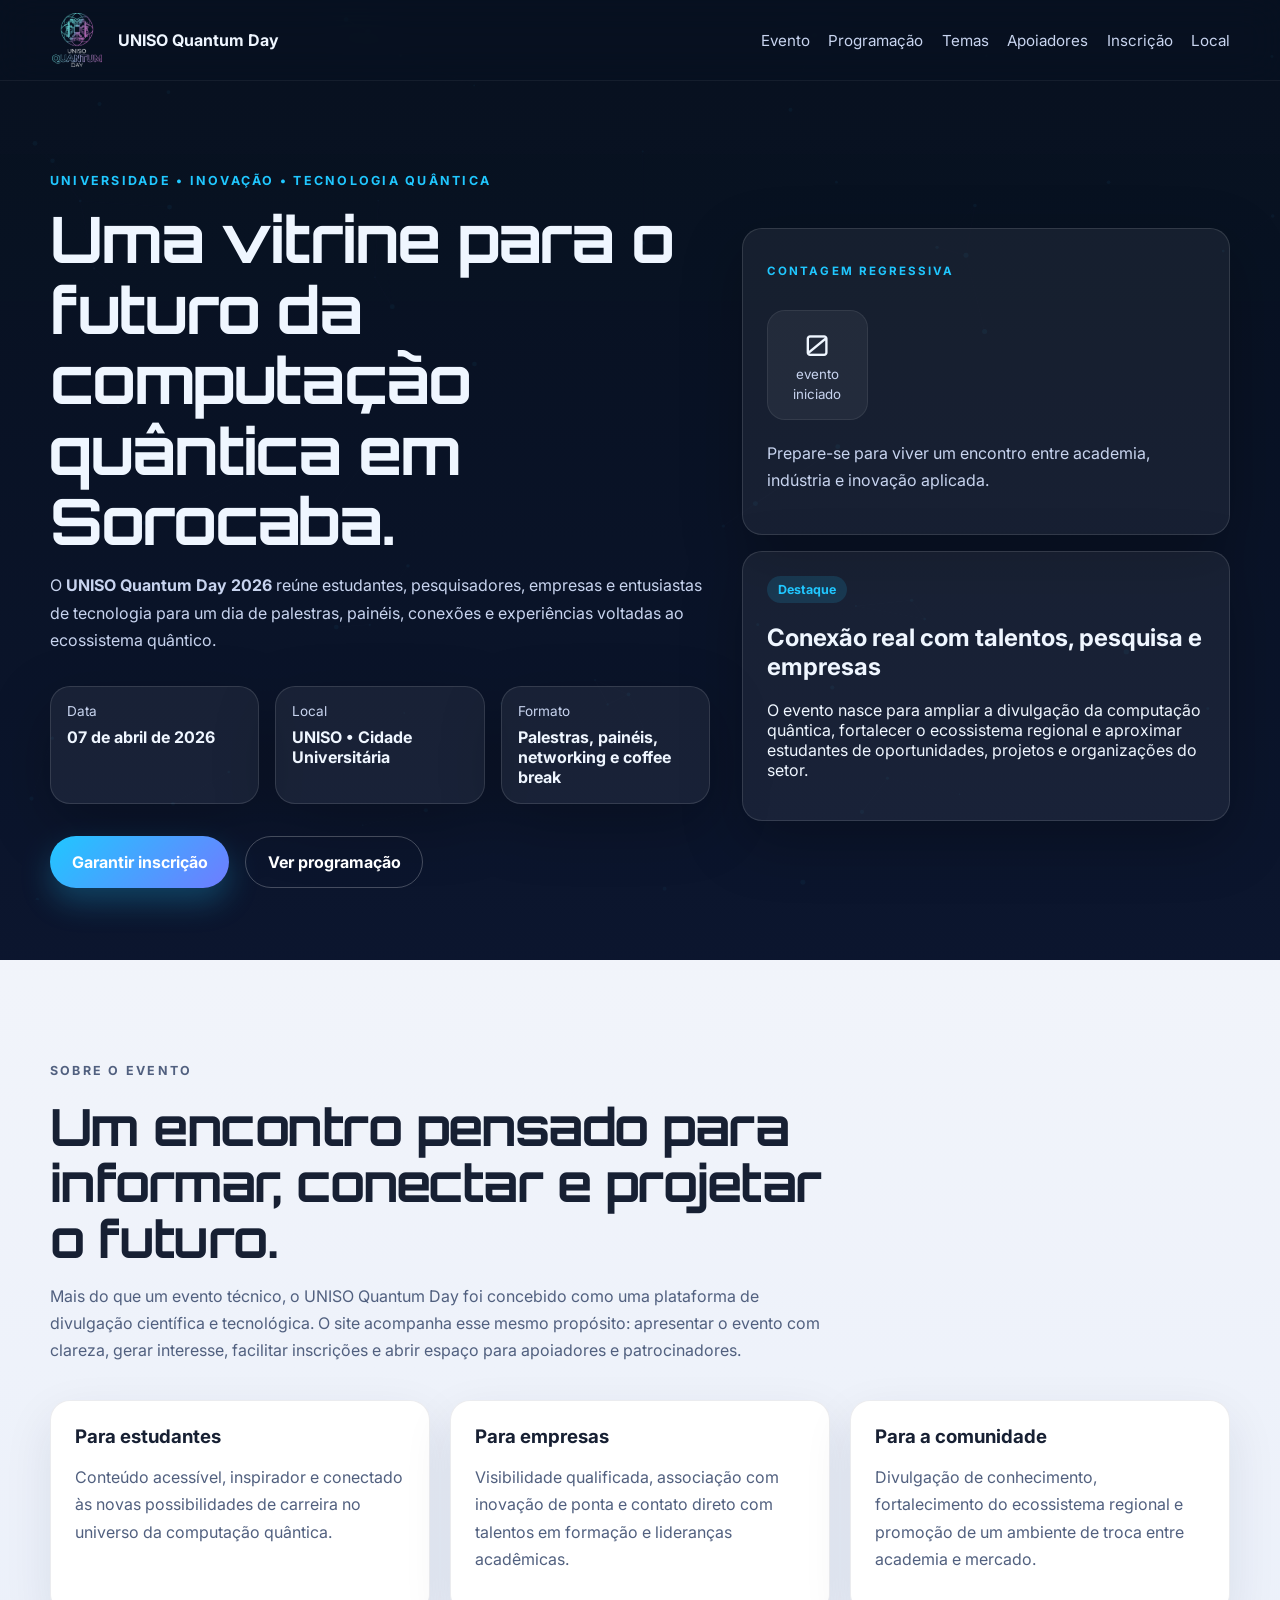
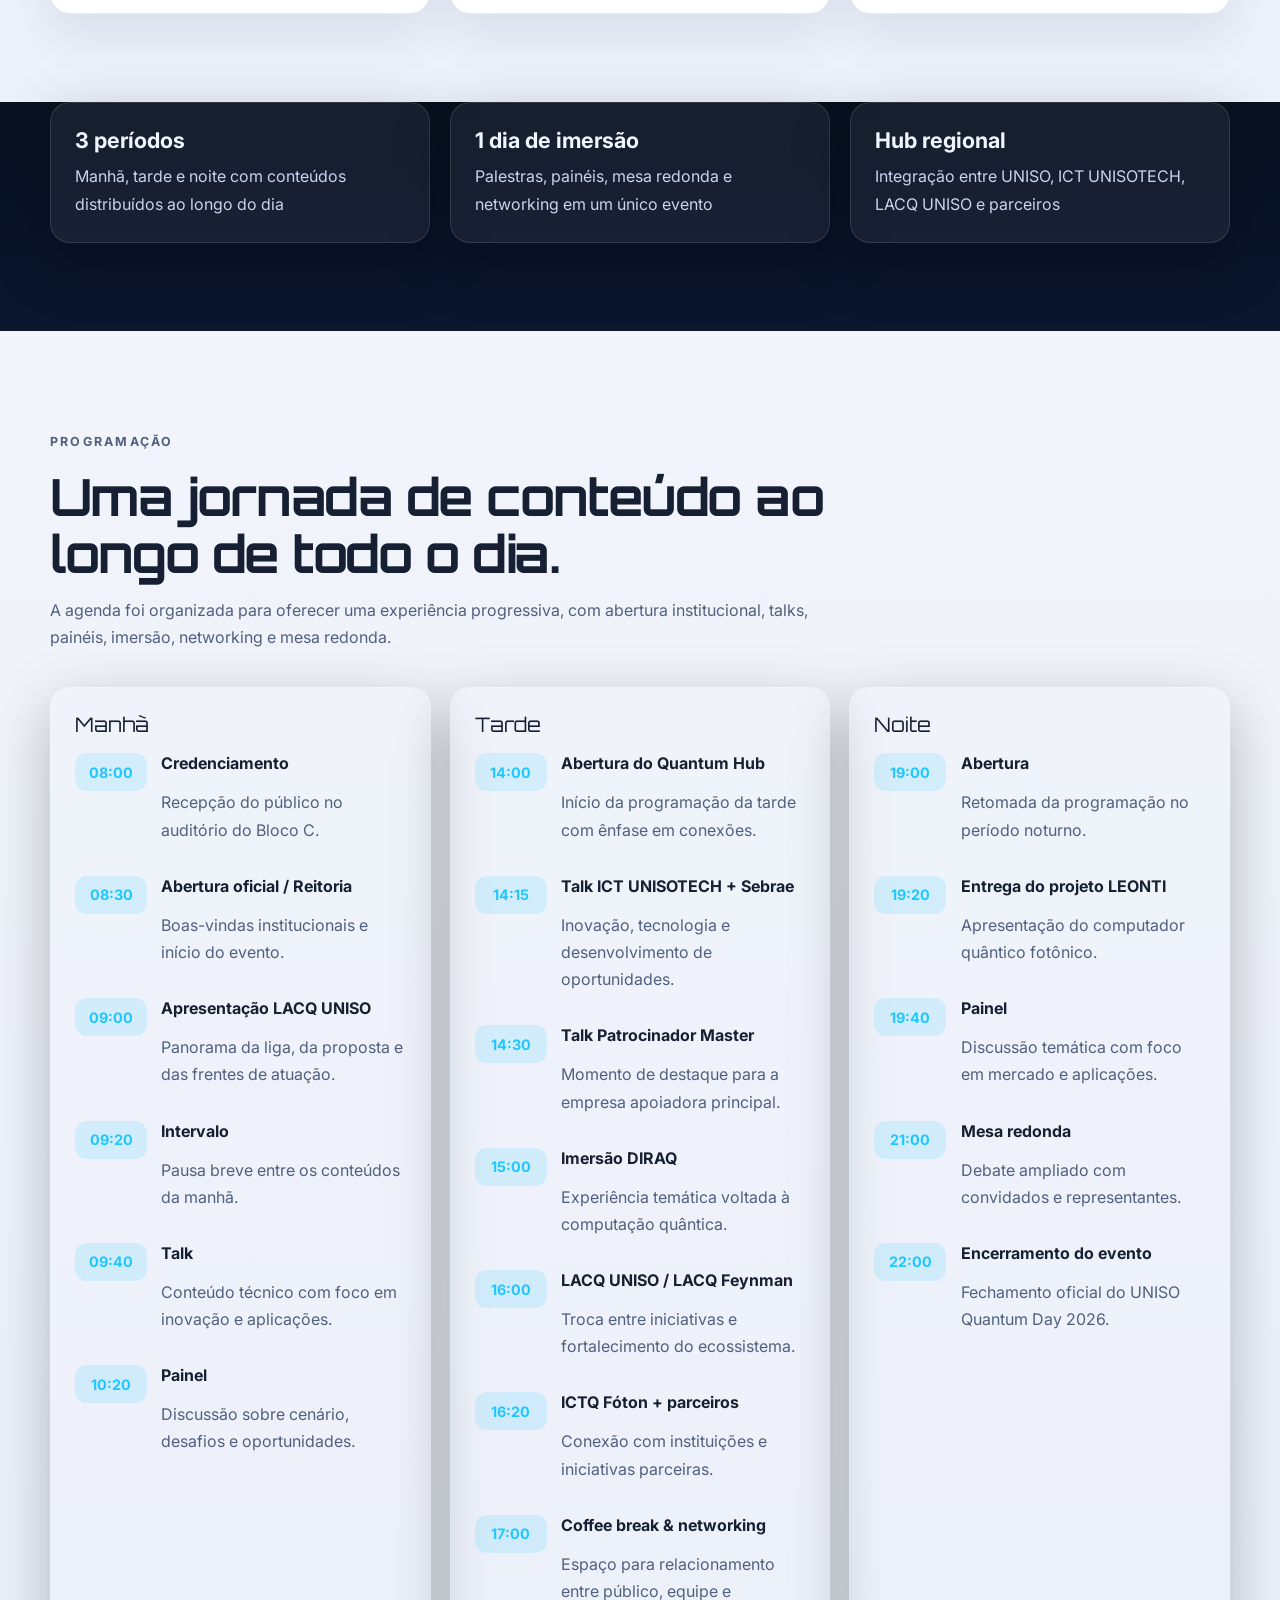
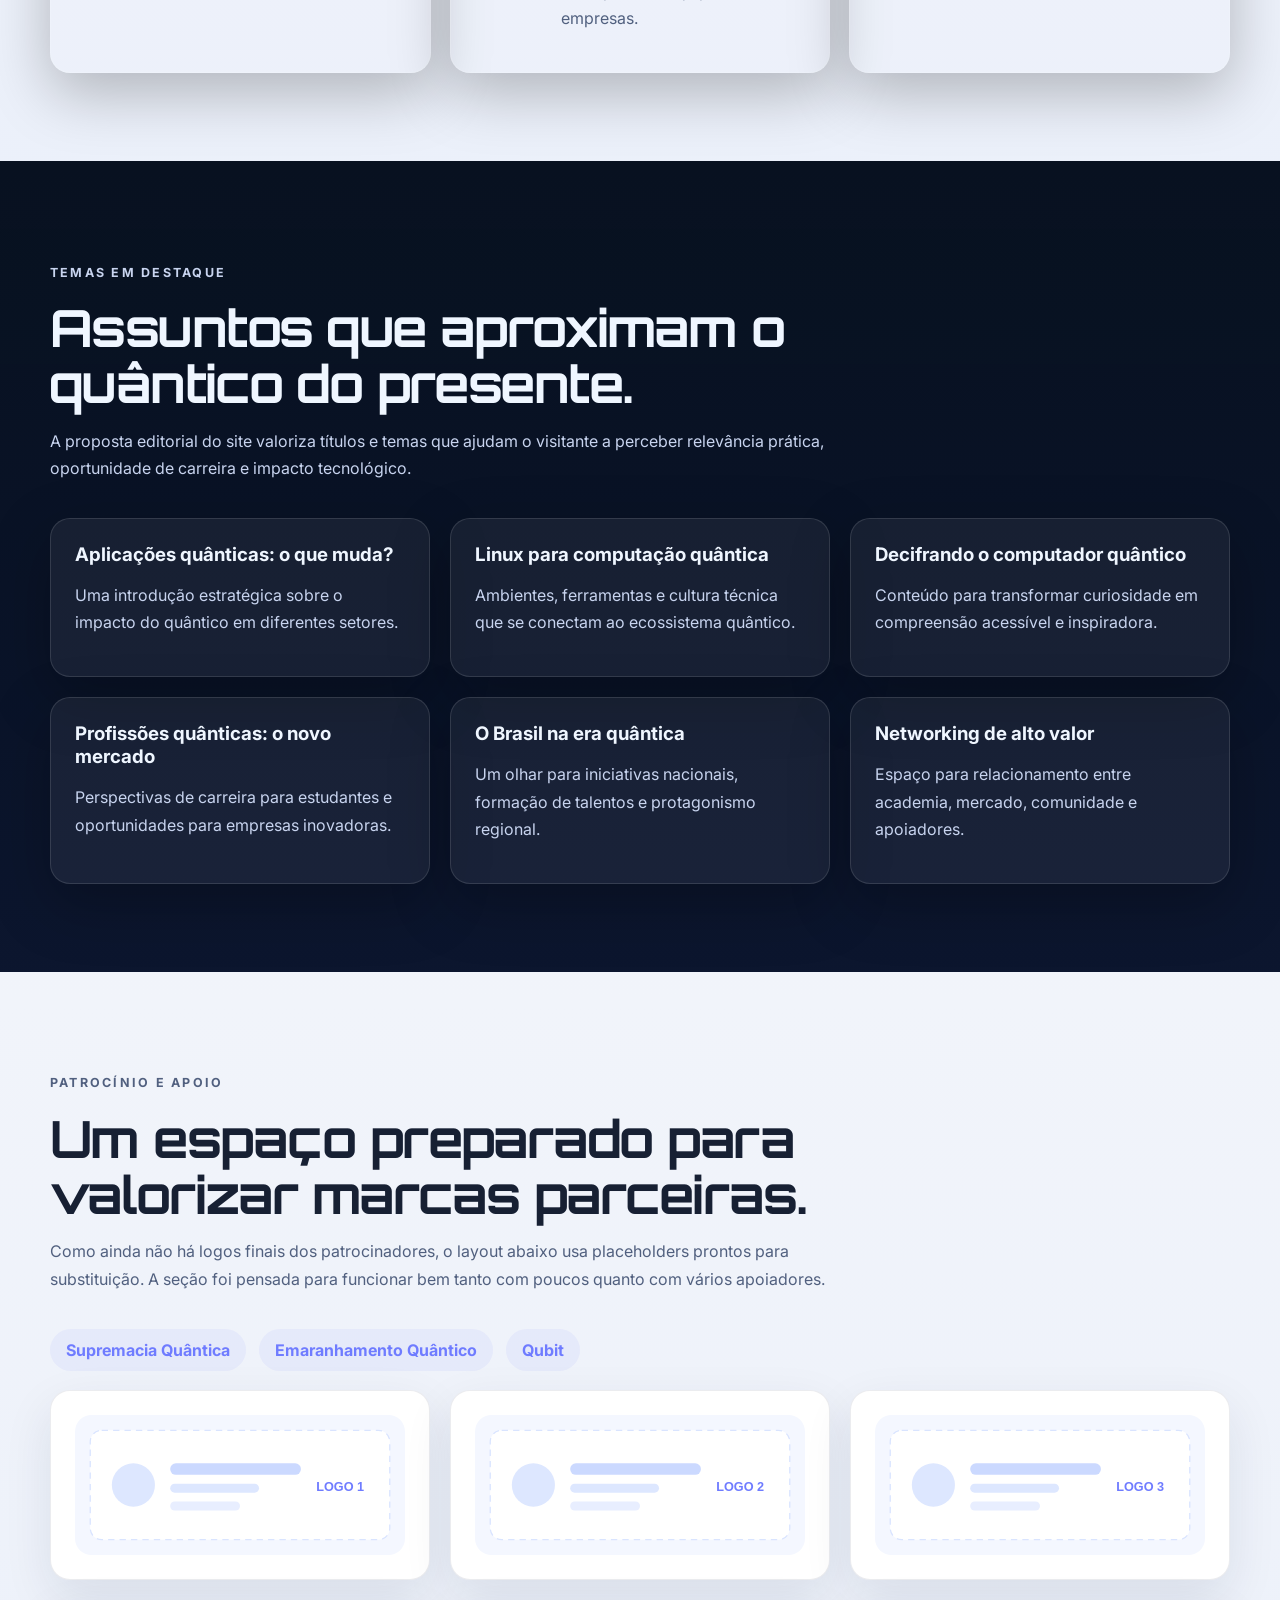
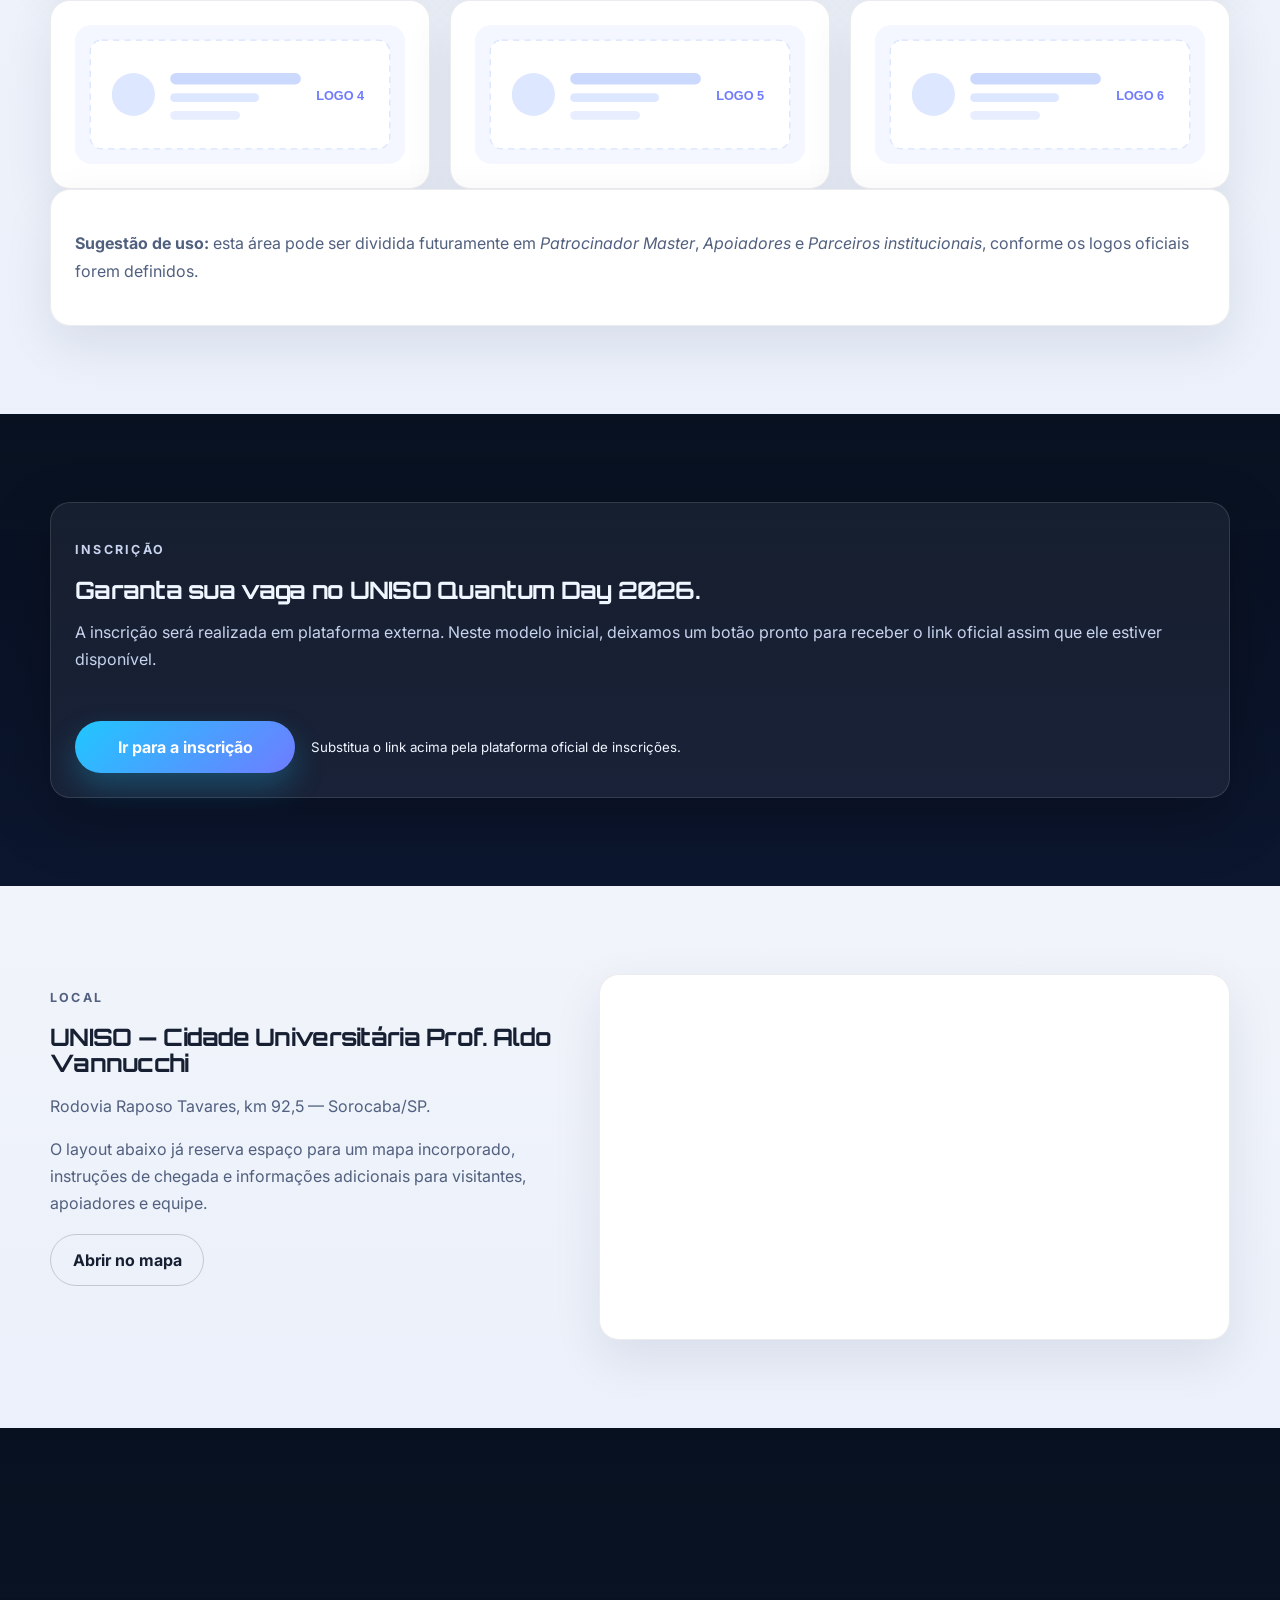
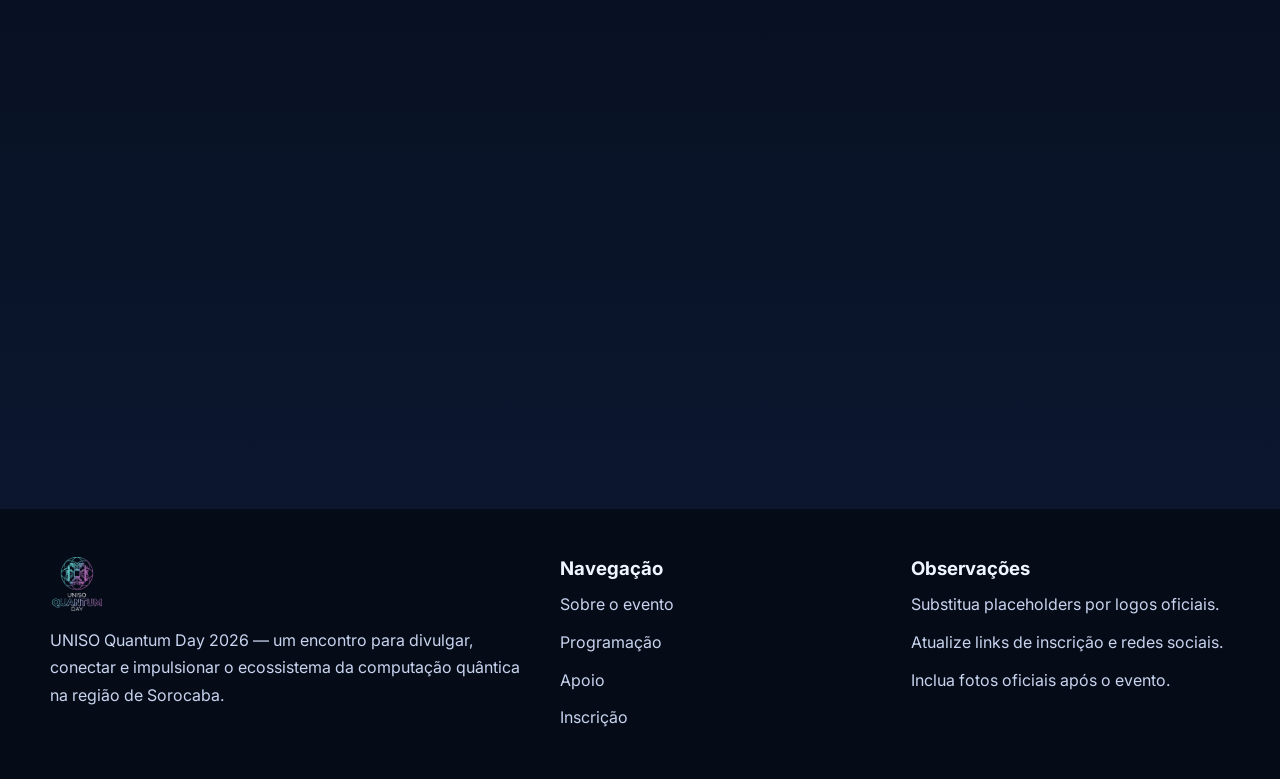
<file: index.html>
<!doctype html>
<html lang="pt-BR">
  <head>
    <meta charset="UTF-8" />
    <meta name="viewport" content="width=device-width, initial-scale=1.0" />
    <title>UNISO Quantum Day 2026</title>
    <meta
      name="description"
      content="Site oficial do UNISO Quantum Day 2026. Um dia de palestras, painéis, networking e conexões entre universidade, estudantes e empresas em torno da computação quântica."
    />
    <meta name="theme-color" content="#081120" />
    <link rel="preconnect" href="https://fonts.googleapis.com" />
    <link rel="preconnect" href="https://fonts.gstatic.com" crossorigin />
    <link
      href="https://fonts.googleapis.com/css2?family=Inter:wght@400;500;600;700;800&family=Orbitron:wght@500;700;800&display=swap"
      rel="stylesheet"
    />
    <link
      rel="stylesheet"
      href="https://unpkg.com/aos@2.3.4/dist/aos.css"
    />
    <link rel="stylesheet" href="style.css" />
  </head>
  <body>
    <canvas class="hero-canvas" id="heroCanvas" aria-hidden="true"></canvas>

    <header class="site-header" id="topo">
      <div class="container header-inner">
        <a class="brand" href="#topo" aria-label="Voltar ao topo">
          <img src="assets/img/logo.png" alt="Logo do UNISO Quantum Day" />
          <span>UNISO Quantum Day</span>
        </a>

        <button class="menu-toggle" id="menuToggle" aria-label="Abrir menu" aria-expanded="false">
          <span></span>
          <span></span>
          <span></span>
        </button>

        <nav class="site-nav" id="siteNav">
          <a href="#evento">Evento</a>
          <a href="#programacao">Programação</a>
          <a href="#temas">Temas</a>
          <a href="#apoio">Apoiadores</a>
          <a href="#inscricao">Inscrição</a>
          <a href="#local">Local</a>
        </nav>
      </div>
    </header>

    <main>
      <section class="hero section-dark">
        <div class="container hero-grid">
          <div class="hero-copy" data-aos="fade-up">
            <p class="eyebrow">Universidade • inovação • tecnologia quântica</p>
            <h1>Uma vitrine para o futuro da computação quântica em Sorocaba.</h1>
            <p class="hero-text">
              O <strong>UNISO Quantum Day 2026</strong> reúne estudantes, pesquisadores,
              empresas e entusiastas de tecnologia para um dia de palestras, painéis,
              conexões e experiências voltadas ao ecossistema quântico.
            </p>

            <div class="hero-meta">
              <div class="meta-card">
                <span class="meta-label">Data</span>
                <strong>07 de abril de 2026</strong>
              </div>
              <div class="meta-card">
                <span class="meta-label">Local</span>
                <strong>UNISO • Cidade Universitária</strong>
              </div>
              <div class="meta-card">
                <span class="meta-label">Formato</span>
                <strong>Palestras, painéis, networking e coffee break</strong>
              </div>
            </div>

            <div class="hero-actions">
              <a class="btn btn-primary" href="#inscricao">Garantir inscrição</a>
              <a class="btn btn-secondary" href="#programacao">Ver programação</a>
            </div>
          </div>

          <aside class="hero-panel" data-aos="zoom-in" data-aos-delay="150">
            <div class="countdown-card">
              <p class="eyebrow small">Contagem regressiva</p>
              <div class="countdown" id="countdown">
                <div><span id="days">--</span><small>dias</small></div>
                <div><span id="hours">--</span><small>horas</small></div>
                <div><span id="minutes">--</span><small>min</small></div>
                <div><span id="seconds">--</span><small>seg</small></div>
              </div>
              <p class="countdown-note">Prepare-se para viver um encontro entre academia, indústria e inovação aplicada.</p>
            </div>

            <div class="glass-card emphasis-card">
              <span class="tag">Destaque</span>
              <h2>Conexão real com talentos, pesquisa e empresas</h2>
              <p>
                O evento nasce para ampliar a divulgação da computação quântica,
                fortalecer o ecossistema regional e aproximar estudantes de oportunidades,
                projetos e organizações do setor.
              </p>
            </div>
          </aside>
        </div>
      </section>

      <section class="section section-light" id="evento">
        <div class="container">
          <div class="section-heading" data-aos="fade-up">
            <p class="eyebrow">Sobre o evento</p>
            <h2>Um encontro pensado para informar, conectar e projetar o futuro.</h2>
            <p>
              Mais do que um evento técnico, o UNISO Quantum Day foi concebido como uma
              plataforma de divulgação científica e tecnológica. O site acompanha esse mesmo
              propósito: apresentar o evento com clareza, gerar interesse, facilitar inscrições
              e abrir espaço para apoiadores e patrocinadores.
            </p>
          </div>

          <div class="feature-grid">
            <article class="feature-card" data-aos="fade-up">
              <h3>Para estudantes</h3>
              <p>
                Conteúdo acessível, inspirador e conectado às novas possibilidades de carreira
                no universo da computação quântica.
              </p>
            </article>
            <article class="feature-card" data-aos="fade-up" data-aos-delay="100">
              <h3>Para empresas</h3>
              <p>
                Visibilidade qualificada, associação com inovação de ponta e contato direto com
                talentos em formação e lideranças acadêmicas.
              </p>
            </article>
            <article class="feature-card" data-aos="fade-up" data-aos-delay="200">
              <h3>Para a comunidade</h3>
              <p>
                Divulgação de conhecimento, fortalecimento do ecossistema regional e promoção
                de um ambiente de troca entre academia e mercado.
              </p>
            </article>
          </div>
        </div>
      </section>

      <section class="section section-dark stats-section">
        <div class="container stats-grid">
          <div class="stat-card" data-aos="fade-up">
            <strong>3 períodos</strong>
            <span>Manhã, tarde e noite com conteúdos distribuídos ao longo do dia</span>
          </div>
          <div class="stat-card" data-aos="fade-up" data-aos-delay="100">
            <strong>1 dia de imersão</strong>
            <span>Palestras, painéis, mesa redonda e networking em um único evento</span>
          </div>
          <div class="stat-card" data-aos="fade-up" data-aos-delay="200">
            <strong>Hub regional</strong>
            <span>Integração entre UNISO, ICT UNISOTECH, LACQ UNISO e parceiros</span>
          </div>
        </div>
      </section>

      <section class="section section-light" id="programacao">
        <div class="container">
          <div class="section-heading" data-aos="fade-up">
            <p class="eyebrow">Programação</p>
            <h2>Uma jornada de conteúdo ao longo de todo o dia.</h2>
            <p>
              A agenda foi organizada para oferecer uma experiência progressiva, com abertura
              institucional, talks, painéis, imersão, networking e mesa redonda.
            </p>
          </div>

          <div class="schedule-layout">
            <div class="schedule-column" data-aos="fade-up">
              <div class="schedule-title">Manhã</div>
              <ul class="schedule-list">
                <li><span>08:00</span><div><strong>Credenciamento</strong><p>Recepção do público no auditório do Bloco C.</p></div></li>
                <li><span>08:30</span><div><strong>Abertura oficial / Reitoria</strong><p>Boas-vindas institucionais e início do evento.</p></div></li>
                <li><span>09:00</span><div><strong>Apresentação LACQ UNISO</strong><p>Panorama da liga, da proposta e das frentes de atuação.</p></div></li>
                <li><span>09:20</span><div><strong>Intervalo</strong><p>Pausa breve entre os conteúdos da manhã.</p></div></li>
                <li><span>09:40</span><div><strong>Talk</strong><p>Conteúdo técnico com foco em inovação e aplicações.</p></div></li>
                <li><span>10:20</span><div><strong>Painel</strong><p>Discussão sobre cenário, desafios e oportunidades.</p></div></li>
              </ul>
            </div>

            <div class="schedule-column" data-aos="fade-up" data-aos-delay="100">
              <div class="schedule-title">Tarde</div>
              <ul class="schedule-list">
                <li><span>14:00</span><div><strong>Abertura do Quantum Hub</strong><p>Início da programação da tarde com ênfase em conexões.</p></div></li>
                <li><span>14:15</span><div><strong>Talk ICT UNISOTECH + Sebrae</strong><p>Inovação, tecnologia e desenvolvimento de oportunidades.</p></div></li>
                <li><span>14:30</span><div><strong>Talk Patrocinador Master</strong><p>Momento de destaque para a empresa apoiadora principal.</p></div></li>
                <li><span>15:00</span><div><strong>Imersão DIRAQ</strong><p>Experiência temática voltada à computação quântica.</p></div></li>
                <li><span>16:00</span><div><strong>LACQ UNISO / LACQ Feynman</strong><p>Troca entre iniciativas e fortalecimento do ecossistema.</p></div></li>
                <li><span>16:20</span><div><strong>ICTQ Fóton + parceiros</strong><p>Conexão com instituições e iniciativas parceiras.</p></div></li>
                <li><span>17:00</span><div><strong>Coffee break & networking</strong><p>Espaço para relacionamento entre público, equipe e empresas.</p></div></li>
              </ul>
            </div>

            <div class="schedule-column" data-aos="fade-up" data-aos-delay="200">
              <div class="schedule-title">Noite</div>
              <ul class="schedule-list">
                <li><span>19:00</span><div><strong>Abertura</strong><p>Retomada da programação no período noturno.</p></div></li>
                <li><span>19:20</span><div><strong>Entrega do projeto LEONTI</strong><p>Apresentação do computador quântico fotônico.</p></div></li>
                <li><span>19:40</span><div><strong>Painel</strong><p>Discussão temática com foco em mercado e aplicações.</p></div></li>
                <li><span>21:00</span><div><strong>Mesa redonda</strong><p>Debate ampliado com convidados e representantes.</p></div></li>
                <li><span>22:00</span><div><strong>Encerramento do evento</strong><p>Fechamento oficial do UNISO Quantum Day 2026.</p></div></li>
              </ul>
            </div>
          </div>
        </div>
      </section>

      <section class="section section-dark" id="temas">
        <div class="container">
          <div class="section-heading" data-aos="fade-up">
            <p class="eyebrow">Temas em destaque</p>
            <h2>Assuntos que aproximam o quântico do presente.</h2>
            <p>
              A proposta editorial do site valoriza títulos e temas que ajudam o visitante a
              perceber relevância prática, oportunidade de carreira e impacto tecnológico.
            </p>
          </div>

          <div class="topics-grid">
            <article class="topic-card" data-aos="zoom-in">
              <h3>Aplicações quânticas: o que muda?</h3>
              <p>Uma introdução estratégica sobre o impacto do quântico em diferentes setores.</p>
            </article>
            <article class="topic-card" data-aos="zoom-in" data-aos-delay="80">
              <h3>Linux para computação quântica</h3>
              <p>Ambientes, ferramentas e cultura técnica que se conectam ao ecossistema quântico.</p>
            </article>
            <article class="topic-card" data-aos="zoom-in" data-aos-delay="160">
              <h3>Decifrando o computador quântico</h3>
              <p>Conteúdo para transformar curiosidade em compreensão acessível e inspiradora.</p>
            </article>
            <article class="topic-card" data-aos="zoom-in" data-aos-delay="240">
              <h3>Profissões quânticas: o novo mercado</h3>
              <p>Perspectivas de carreira para estudantes e oportunidades para empresas inovadoras.</p>
            </article>
            <article class="topic-card" data-aos="zoom-in" data-aos-delay="320">
              <h3>O Brasil na era quântica</h3>
              <p>Um olhar para iniciativas nacionais, formação de talentos e protagonismo regional.</p>
            </article>
            <article class="topic-card" data-aos="zoom-in" data-aos-delay="400">
              <h3>Networking de alto valor</h3>
              <p>Espaço para relacionamento entre academia, mercado, comunidade e apoiadores.</p>
            </article>
          </div>
        </div>
      </section>

      <section class="section section-light" id="apoio">
        <div class="container">
          <div class="section-heading" data-aos="fade-up">
            <p class="eyebrow">Patrocínio e apoio</p>
            <h2>Um espaço preparado para valorizar marcas parceiras.</h2>
            <p>
              Como ainda não há logos finais dos patrocinadores, o layout abaixo usa
              placeholders prontos para substituição. A seção foi pensada para funcionar bem
              tanto com poucos quanto com vários apoiadores.
            </p>
          </div>

          <div class="support-badges" data-aos="fade-up">
            <span>Supremacia Quântica</span>
            <span>Emaranhamento Quântico</span>
            <span>Qubit</span>
          </div>

          <div class="sponsors-grid">
            <div class="sponsor-card"><img src="assets/img/placeholder-sponsor-1.svg" alt="Placeholder patrocinador master" /></div>
            <div class="sponsor-card"><img src="assets/img/placeholder-sponsor-2.svg" alt="Placeholder patrocinador" /></div>
            <div class="sponsor-card"><img src="assets/img/placeholder-sponsor-3.svg" alt="Placeholder apoiador" /></div>
            <div class="sponsor-card"><img src="assets/img/placeholder-sponsor-4.svg" alt="Placeholder apoiador" /></div>
            <div class="sponsor-card"><img src="assets/img/placeholder-sponsor-5.svg" alt="Placeholder apoiador" /></div>
            <div class="sponsor-card"><img src="assets/img/placeholder-sponsor-6.svg" alt="Placeholder apoiador" /></div>
          </div>

          <div class="note-box" data-aos="fade-up">
            <p>
              <strong>Sugestão de uso:</strong> esta área pode ser dividida futuramente em
              <em>Patrocinador Master</em>, <em>Apoiadores</em> e <em>Parceiros institucionais</em>,
              conforme os logos oficiais forem definidos.
            </p>
          </div>
        </div>
      </section>

      <section class="section section-dark cta-section" id="inscricao">
        <div class="container cta-box" data-aos="fade-up">
          <div>
            <p class="eyebrow">Inscrição</p>
            <h2>Garanta sua vaga no UNISO Quantum Day 2026.</h2>
            <p>
              A inscrição será realizada em plataforma externa. Neste modelo inicial,
              deixamos um botão pronto para receber o link oficial assim que ele estiver disponível.
            </p>
          </div>
          <div class="cta-actions">
            <a class="btn btn-primary large" href="https://example.com" target="_blank" rel="noopener noreferrer">Ir para a inscrição</a>
            <small>Substitua o link acima pela plataforma oficial de inscrições.</small>
          </div>
        </div>
      </section>

      <section class="section section-light" id="local">
        <div class="container location-grid">
          <div data-aos="fade-right">
            <p class="eyebrow">Local</p>
            <h2>UNISO — Cidade Universitária Prof. Aldo Vannucchi</h2>
            <p>
              Rodovia Raposo Tavares, km 92,5 — Sorocaba/SP.
            </p>
            <p>
              O layout abaixo já reserva espaço para um mapa incorporado, instruções de chegada
              e informações adicionais para visitantes, apoiadores e equipe.
            </p>
            <a class="btn btn-secondary" href="https://maps.google.com/?q=UNISO%20Cidade%20Universit%C3%A1ria%20Prof.%20Aldo%20Vannucchi%20Sorocaba" target="_blank" rel="noopener noreferrer">Abrir no mapa</a>
          </div>

          <div class="map-frame" data-aos="fade-left">
            <iframe
              title="Mapa da UNISO Cidade Universitária"
              src="https://www.google.com/maps?q=UNISO%20Cidade%20Universit%C3%A1ria%20Prof.%20Aldo%20Vannucchi%20Sorocaba&output=embed"
              loading="lazy"
              referrerpolicy="no-referrer-when-downgrade"
            ></iframe>
          </div>
        </div>
      </section>

      <section class="section section-dark gallery-section">
        <div class="container">
          <div class="section-heading" data-aos="fade-up">
            <p class="eyebrow">Galeria futura</p>
            <h2>Depois do evento, este espaço pode virar memória visual.</h2>
            <p>
              O site já deixa prevista uma seção para fotos da edição de 2026, reforçando o valor
              institucional do evento e facilitando a divulgação posterior.
            </p>
          </div>

          <div class="gallery-grid" data-aos="fade-up">
            <div class="gallery-placeholder">Foto do evento</div>
            <div class="gallery-placeholder">Palestras</div>
            <div class="gallery-placeholder">Networking</div>
            <div class="gallery-placeholder">Equipe e apoiadores</div>
          </div>
        </div>
      </section>
    </main>

    <footer class="site-footer">
      <div class="container footer-grid">
        <div>
          <img class="footer-logo" src="assets/img/logo.png" alt="Logo do UNISO Quantum Day" />
          <p>
            UNISO Quantum Day 2026 — um encontro para divulgar, conectar e impulsionar o ecossistema
            da computação quântica na região de Sorocaba.
          </p>
        </div>
        <div>
          <h3>Navegação</h3>
          <ul>
            <li><a href="#evento">Sobre o evento</a></li>
            <li><a href="#programacao">Programação</a></li>
            <li><a href="#apoio">Apoio</a></li>
            <li><a href="#inscricao">Inscrição</a></li>
          </ul>
        </div>
        <div>
          <h3>Observações</h3>
          <ul>
            <li>Substitua placeholders por logos oficiais.</li>
            <li>Atualize links de inscrição e redes sociais.</li>
            <li>Inclua fotos oficiais após o evento.</li>
          </ul>
        </div>
      </div>
    </footer>

    <script src="https://unpkg.com/aos@2.3.4/dist/aos.js"></script>
    <script src="script.js"></script>
  </body>
</html>
</file>
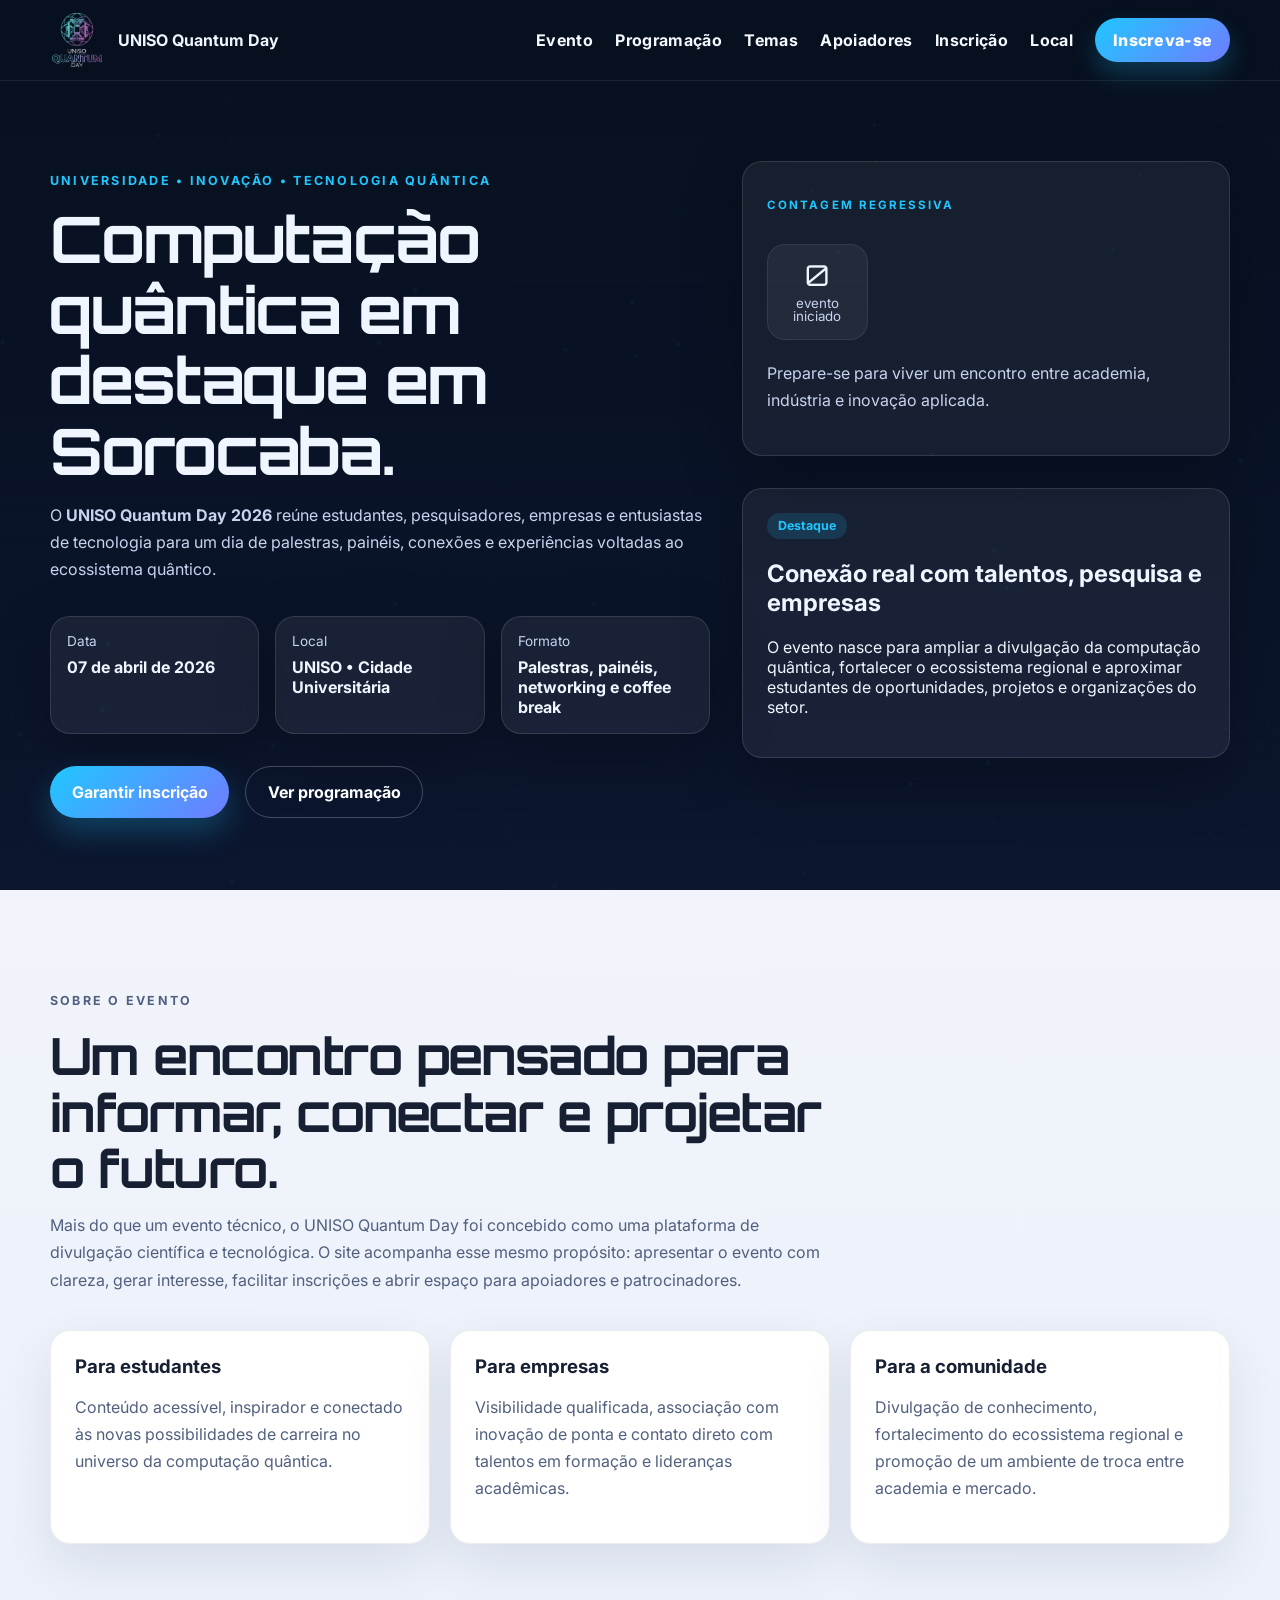
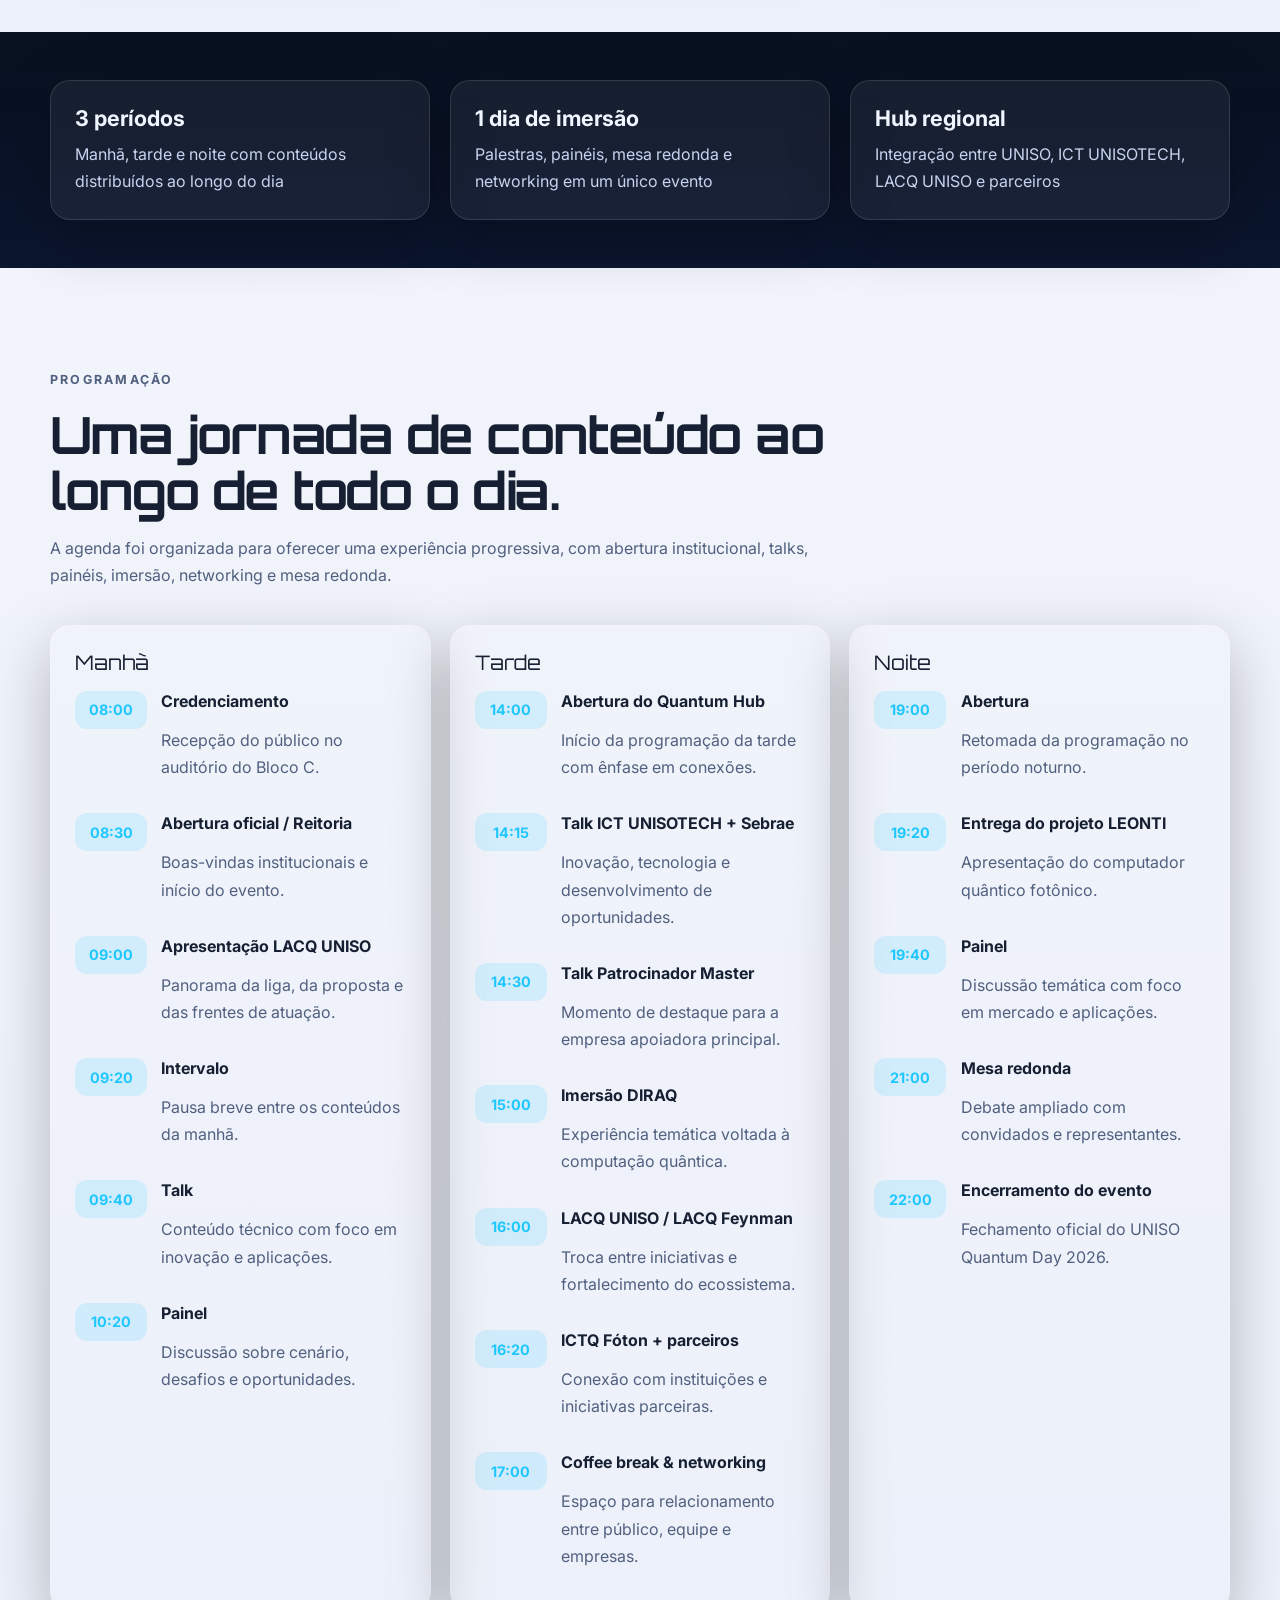
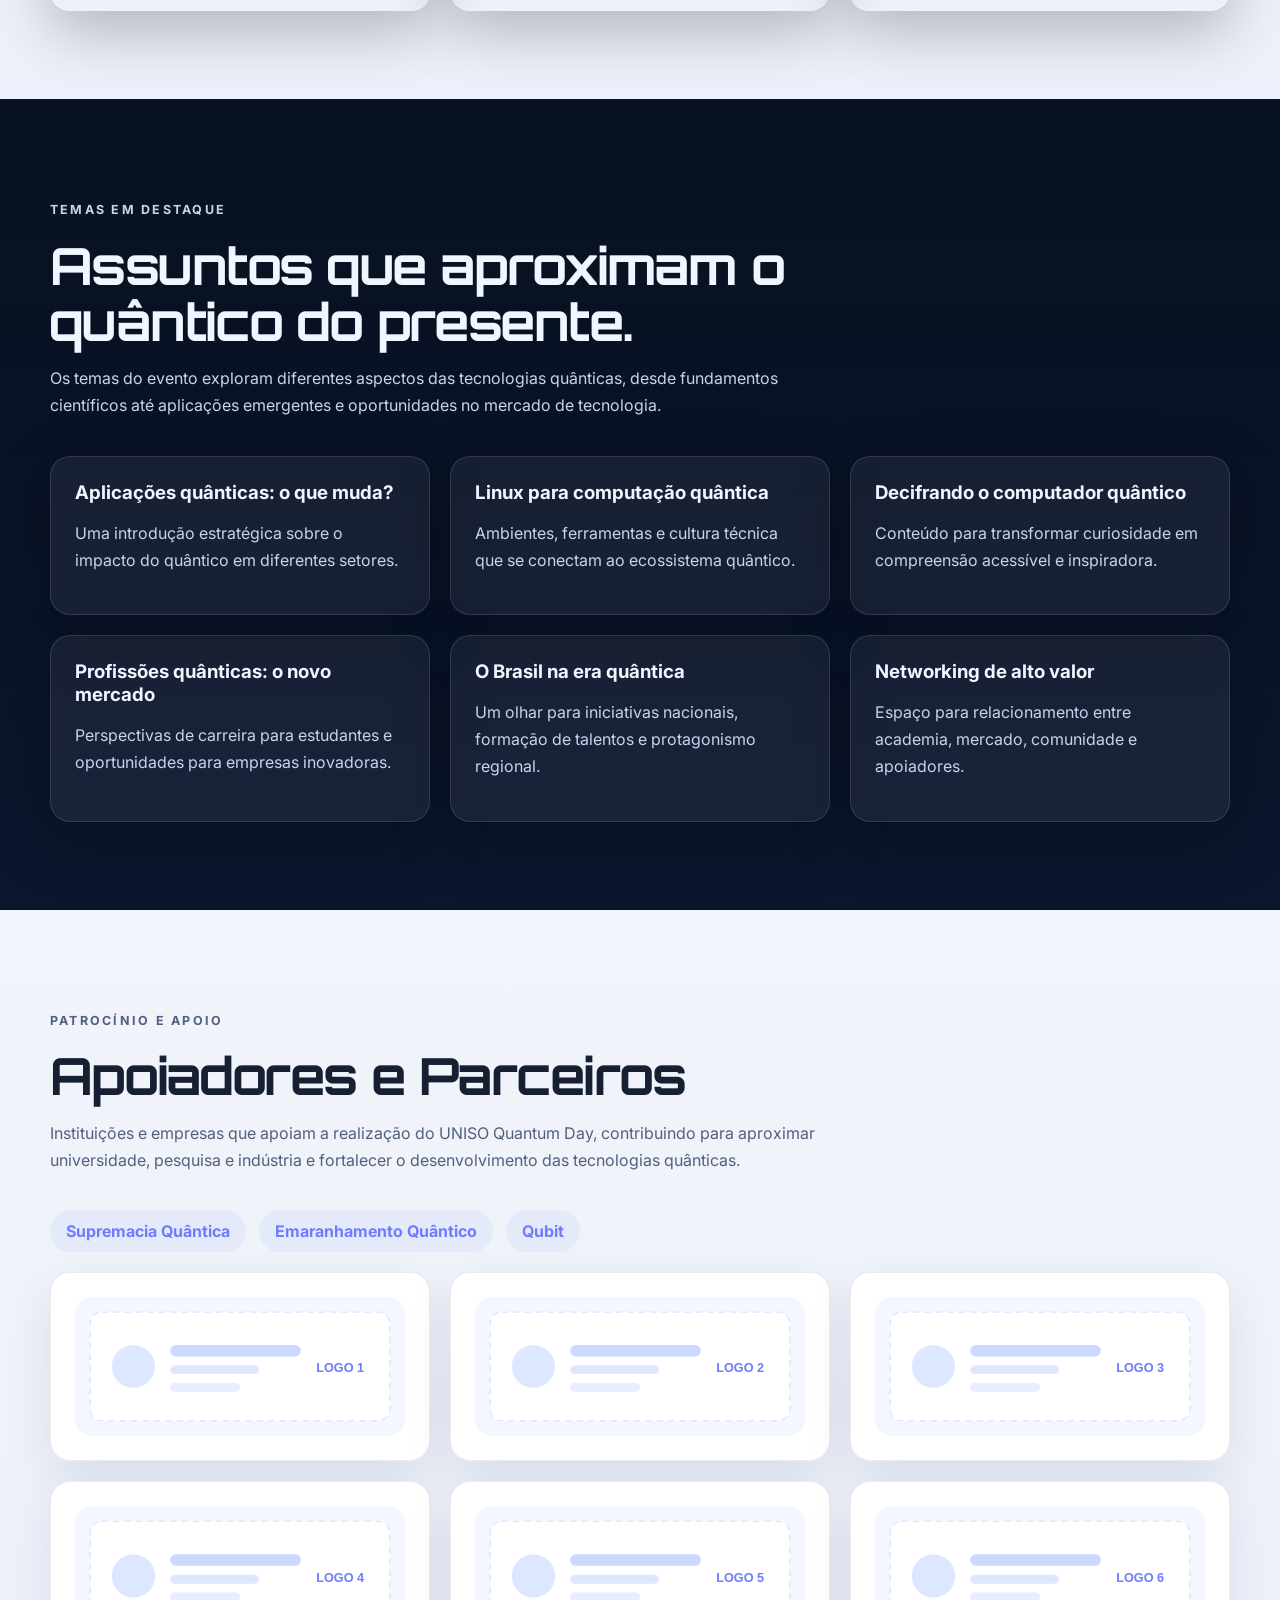
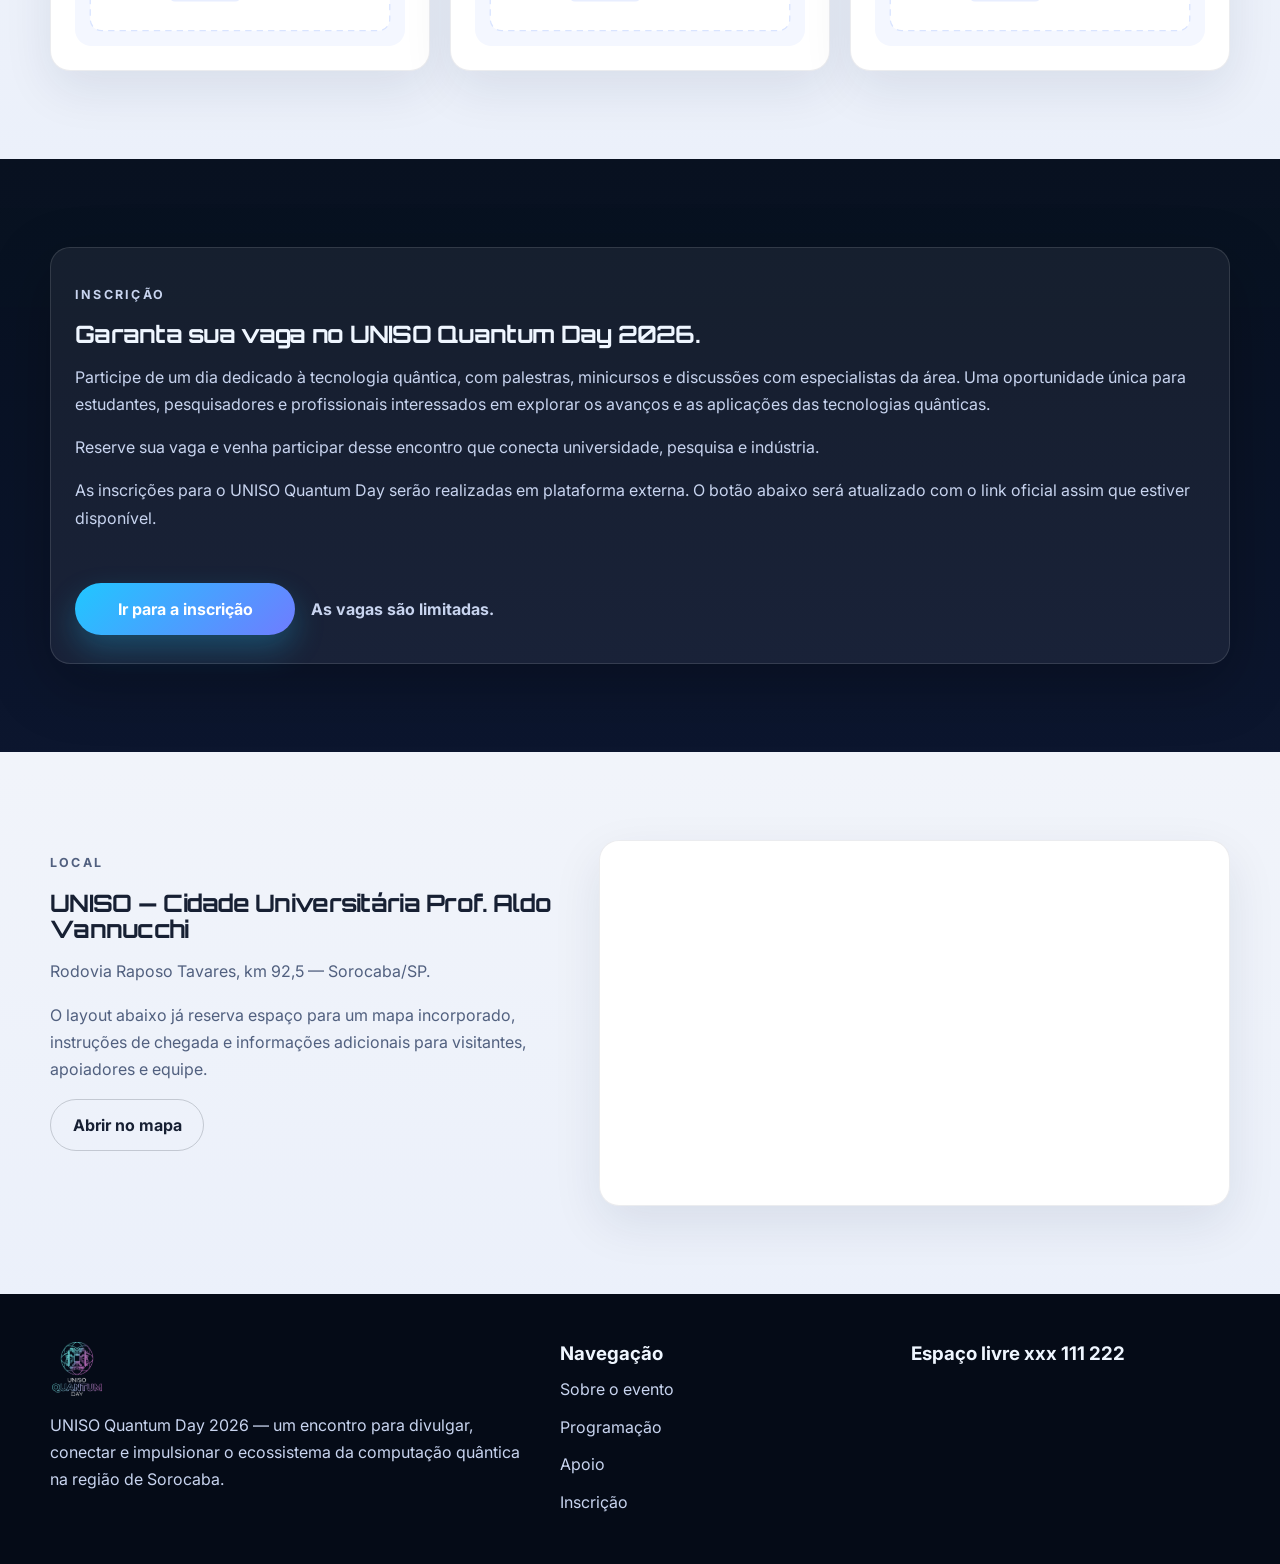
<file: pages/index.html>
<!doctype html>
<html lang="pt-BR">
  <head>
    <meta charset="UTF-8" />
    <meta name="viewport" content="width=device-width, initial-scale=1.0" />
    <title>UNISO Quantum Day 2026</title>
    <meta
      name="description"
      content="Site oficial do UNISO Quantum Day 2026. Um dia de palestras, painéis, networking e conexões entre universidade, estudantes e empresas em torno da computação quântica."
    />
    <meta name="theme-color" content="#081120" />
    <link rel="preconnect" href="https://fonts.googleapis.com" />
    <link rel="preconnect" href="https://fonts.gstatic.com" crossorigin />
    <link
      href="https://fonts.googleapis.com/css2?family=Inter:wght@400;500;600;700;800&family=Orbitron:wght@500;700;800&display=swap"
      rel="stylesheet"
    />
    <link
      rel="stylesheet"
      href="https://unpkg.com/aos@2.3.4/dist/aos.css"
    />
    <link rel="stylesheet" href="../styles/style.css" />
  </head>
  <body>
    <canvas class="hero-canvas" id="heroCanvas" aria-hidden="true"></canvas>

    <header class="site-header" id="topo">
      <div class="container header-inner">
        <a class="brand" href="#topo" aria-label="Voltar ao topo">
          <img src="../assets/img/logo.png" alt="Logo do UNISO Quantum Day" />
          <span>UNISO Quantum Day</span>
        </a>

        <button class="menu-toggle" id="menuToggle" aria-label="Abrir menu" aria-expanded="false">
          <span></span>
          <span></span>
          <span></span>
        </button>

        <nav class="site-nav" id="siteNav">
          <a href="#evento">Evento</a>
          <a href="#programacao">Programação</a>
          <a href="#temas">Temas</a>
          <a href="#apoio">Apoiadores</a>
          <a href="#inscricao">Inscrição</a>
          <a href="#local">Local</a>


		  <a class="btn-inscricao" href="#inscricao">Inscreva-se</a>
        </nav>
      </div>
    </header>

    <main>
      <section class="hero section-dark">
        <div class="container hero-grid">
          <div class="hero-copy" data-aos="fade-up">
            <p class="eyebrow">Universidade • inovação • tecnologia quântica</p>
            <h1>Computação quântica em destaque em Sorocaba.</h1>
            <p class="hero-text">
              O <strong>UNISO Quantum Day 2026</strong> reúne estudantes, pesquisadores,
              empresas e entusiastas de tecnologia para um dia de palestras, painéis,
              conexões e experiências voltadas ao ecossistema quântico.
            </p>

            <div class="hero-meta">
              <div class="meta-card">
                <span class="meta-label">Data</span>
                <strong>07 de abril de 2026</strong>
              </div>
              <div class="meta-card">
                <span class="meta-label">Local</span>
                <strong>UNISO • Cidade Universitária</strong>
              </div>
              <div class="meta-card">
                <span class="meta-label">Formato</span>
                <strong>Palestras, painéis, networking e coffee break</strong>
              </div>
            </div>

            <div class="hero-actions">
              <a class="btn btn-primary" href="#inscricao">Garantir inscrição</a>
              <a class="btn btn-secondary" href="#programacao">Ver programação</a>
            </div>
          </div>

          <aside class="hero-panel" data-aos="zoom-in" data-aos-delay="150">
            <div class="countdown-card">
              <p class="eyebrow small">Contagem regressiva</p>
              <div class="countdown" id="countdown">
                <div><span id="days">--</span><small>dias</small></div>
                <div><span id="hours">--</span><small>horas</small></div>
                <div><span id="minutes">--</span><small>min</small></div>
                <div><span id="seconds">--</span><small>seg</small></div>
              </div>
              <p class="countdown-note">Prepare-se para viver um encontro entre academia, indústria e inovação aplicada.</p>
            </div>

            <div class="glass-card emphasis-card">
              <span class="tag">Destaque</span>
              <h2>Conexão real com talentos, pesquisa e empresas</h2>
              <p>
                O evento nasce para ampliar a divulgação da computação quântica,
                fortalecer o ecossistema regional e aproximar estudantes de oportunidades,
                projetos e organizações do setor.
              </p>
            </div>
          </aside>
        </div>
      </section>

      <section class="section section-light" id="evento">
        <div class="container">
          <div class="section-heading" data-aos="fade-up">
            <p class="eyebrow">Sobre o evento</p>
            <h2>Um encontro pensado para informar, conectar e projetar o futuro.</h2>
            <p>
              Mais do que um evento técnico, o UNISO Quantum Day foi concebido como uma
              plataforma de divulgação científica e tecnológica. O site acompanha esse mesmo
              propósito: apresentar o evento com clareza, gerar interesse, facilitar inscrições
              e abrir espaço para apoiadores e patrocinadores.
            </p>
          </div>

          <div class="feature-grid">
            <article class="feature-card" data-aos="fade-up">
              <h3>Para estudantes</h3>
              <p>
                Conteúdo acessível, inspirador e conectado às novas possibilidades de carreira
                no universo da computação quântica.
              </p>
            </article>
            <article class="feature-card" data-aos="fade-up" data-aos-delay="100">
              <h3>Para empresas</h3>
              <p>
                Visibilidade qualificada, associação com inovação de ponta e contato direto com
                talentos em formação e lideranças acadêmicas.
              </p>
            </article>
            <article class="feature-card" data-aos="fade-up" data-aos-delay="200">
              <h3>Para a comunidade</h3>
              <p>
                Divulgação de conhecimento, fortalecimento do ecossistema regional e promoção
                de um ambiente de troca entre academia e mercado.
              </p>
            </article>
          </div>
        </div>
      </section>

      <section class="section section-dark stats-section">
        <div class="container stats-grid">
          <div class="stat-card" data-aos="fade-up">
            <strong>3 períodos</strong>
            <span>Manhã, tarde e noite com conteúdos distribuídos ao longo do dia</span>
          </div>
          <div class="stat-card" data-aos="fade-up" data-aos-delay="100">
            <strong>1 dia de imersão</strong>
            <span>Palestras, painéis, mesa redonda e networking em um único evento</span>
          </div>
          <div class="stat-card" data-aos="fade-up" data-aos-delay="200">
            <strong>Hub regional</strong>
            <span>Integração entre UNISO, ICT UNISOTECH, LACQ UNISO e parceiros</span>
          </div>
        </div>
      </section>

      <section class="section section-light" id="programacao">
        <div class="container">
          <div class="section-heading" data-aos="fade-up">
            <p class="eyebrow">Programação</p>
            <h2>Uma jornada de conteúdo ao longo de todo o dia.</h2>
            <p>
              A agenda foi organizada para oferecer uma experiência progressiva, com abertura
              institucional, talks, painéis, imersão, networking e mesa redonda.
            </p>
          </div>

          <div class="schedule-layout">
            <div class="schedule-column" data-aos="fade-up">
              <div class="schedule-title">Manhã</div>
              <ul class="schedule-list">
                <li><span>08:00</span><div><strong>Credenciamento</strong><p>Recepção do público no auditório do Bloco C.</p></div></li>
                <li><span>08:30</span><div><strong>Abertura oficial / Reitoria</strong><p>Boas-vindas institucionais e início do evento.</p></div></li>
                <li><span>09:00</span><div><strong>Apresentação LACQ UNISO</strong><p>Panorama da liga, da proposta e das frentes de atuação.</p></div></li>
                <li><span>09:20</span><div><strong>Intervalo</strong><p>Pausa breve entre os conteúdos da manhã.</p></div></li>
                <li><span>09:40</span><div><strong>Talk</strong><p>Conteúdo técnico com foco em inovação e aplicações.</p></div></li>
                <li><span>10:20</span><div><strong>Painel</strong><p>Discussão sobre cenário, desafios e oportunidades.</p></div></li>
              </ul>
            </div>

            <div class="schedule-column" data-aos="fade-up" data-aos-delay="100">
              <div class="schedule-title">Tarde</div>
              <ul class="schedule-list">
                <li><span>14:00</span><div><strong>Abertura do Quantum Hub</strong><p>Início da programação da tarde com ênfase em conexões.</p></div></li>
                <li><span>14:15</span><div><strong>Talk ICT UNISOTECH + Sebrae</strong><p>Inovação, tecnologia e desenvolvimento de oportunidades.</p></div></li>
                <li><span>14:30</span><div><strong>Talk Patrocinador Master</strong><p>Momento de destaque para a empresa apoiadora principal.</p></div></li>
                <li><span>15:00</span><div><strong>Imersão DIRAQ</strong><p>Experiência temática voltada à computação quântica.</p></div></li>
                <li><span>16:00</span><div><strong>LACQ UNISO / LACQ Feynman</strong><p>Troca entre iniciativas e fortalecimento do ecossistema.</p></div></li>
                <li><span>16:20</span><div><strong>ICTQ Fóton + parceiros</strong><p>Conexão com instituições e iniciativas parceiras.</p></div></li>
                <li><span>17:00</span><div><strong>Coffee break & networking</strong><p>Espaço para relacionamento entre público, equipe e empresas.</p></div></li>
              </ul>
            </div>

            <div class="schedule-column" data-aos="fade-up" data-aos-delay="200">
              <div class="schedule-title">Noite</div>
              <ul class="schedule-list">
                <li><span>19:00</span><div><strong>Abertura</strong><p>Retomada da programação no período noturno.</p></div></li>
                <li><span>19:20</span><div><strong>Entrega do projeto LEONTI</strong><p>Apresentação do computador quântico fotônico.</p></div></li>
                <li><span>19:40</span><div><strong>Painel</strong><p>Discussão temática com foco em mercado e aplicações.</p></div></li>
                <li><span>21:00</span><div><strong>Mesa redonda</strong><p>Debate ampliado com convidados e representantes.</p></div></li>
                <li><span>22:00</span><div><strong>Encerramento do evento</strong><p>Fechamento oficial do UNISO Quantum Day 2026.</p></div></li>
              </ul>
            </div>
          </div>
        </div>
      </section>

      <section class="section section-dark" id="temas">
        <div class="container">
          <div class="section-heading" data-aos="fade-up">
            <p class="eyebrow">Temas em destaque</p>
            <h2>Assuntos que aproximam o quântico do presente.</h2>
<p>
Os temas do evento exploram diferentes aspectos das tecnologias quânticas,
desde fundamentos científicos até aplicações emergentes e oportunidades
no mercado de tecnologia.
</p>
          </div>

          <div class="topics-grid">
            <article class="topic-card" data-aos="zoom-in">
              <h3>Aplicações quânticas: o que muda?</h3>
              <p>Uma introdução estratégica sobre o impacto do quântico em diferentes setores.</p>
            </article>
            <article class="topic-card" data-aos="zoom-in" data-aos-delay="80">
              <h3>Linux para computação quântica</h3>
              <p>Ambientes, ferramentas e cultura técnica que se conectam ao ecossistema quântico.</p>
            </article>
            <article class="topic-card" data-aos="zoom-in" data-aos-delay="160">
              <h3>Decifrando o computador quântico</h3>
              <p>Conteúdo para transformar curiosidade em compreensão acessível e inspiradora.</p>
            </article>
            <article class="topic-card" data-aos="zoom-in" data-aos-delay="240">
              <h3>Profissões quânticas: o novo mercado</h3>
              <p>Perspectivas de carreira para estudantes e oportunidades para empresas inovadoras.</p>
            </article>
            <article class="topic-card" data-aos="zoom-in" data-aos-delay="320">
              <h3>O Brasil na era quântica</h3>
              <p>Um olhar para iniciativas nacionais, formação de talentos e protagonismo regional.</p>
            </article>
            <article class="topic-card" data-aos="zoom-in" data-aos-delay="400">
              <h3>Networking de alto valor</h3>
              <p>Espaço para relacionamento entre academia, mercado, comunidade e apoiadores.</p>
            </article>
          </div>
        </div>
      </section>

      <section class="section section-light" id="apoio">
        <div class="container">
          <div class="section-heading" data-aos="fade-up">
            <p class="eyebrow">Patrocínio e apoio</p>
<h2>Apoiadores e Parceiros</h2>

<p>
Instituições e empresas que apoiam a realização do UNISO Quantum Day,
contribuindo para aproximar universidade, pesquisa e indústria e
fortalecer o desenvolvimento das tecnologias quânticas.
</p>
          </div>

          <div class="support-badges" data-aos="fade-up">
            <span>Supremacia Quântica</span>
            <span>Emaranhamento Quântico</span>
            <span>Qubit</span>
          </div>

          <div class="sponsors-grid">
            <div class="sponsor-card"><img src="../assets/img/placeholder-sponsor-1.svg" alt="Placeholder patrocinador master" /></div>
            <div class="sponsor-card"><img src="../assets/img/placeholder-sponsor-2.svg" alt="Placeholder patrocinador" /></div>
            <div class="sponsor-card"><img src="../assets/img/placeholder-sponsor-3.svg" alt="Placeholder apoiador" /></div>
            <div class="sponsor-card"><img src="../assets/img/placeholder-sponsor-4.svg" alt="Placeholder apoiador" /></div>
            <div class="sponsor-card"><img src="../assets/img/placeholder-sponsor-5.svg" alt="Placeholder apoiador" /></div>
            <div class="sponsor-card"><img src="../assets/img/placeholder-sponsor-6.svg" alt="Placeholder apoiador" /></div>
          </div>

		  <!--
             - <div class="note-box" data-aos="fade-up">
             -   <p>
             -     <strong>Sugestão de uso:</strong> esta área pode ser dividida futuramente em
             -     <em>Patrocinador Master</em>, <em>Apoiadores</em> e <em>Parceiros institucionais</em>,
             -     conforme os logos oficiais forem definidos.
             -   </p>
             - </div>
			 -->
        </div>
      </section>

      <section class="section section-dark cta-section" id="inscricao">
        <div class="container cta-box" data-aos="fade-up">
          <div>
            <p class="eyebrow">Inscrição</p>
            <h2>Garanta sua vaga no UNISO Quantum Day 2026.</h2>
<p>
Participe de um dia dedicado à tecnologia quântica, com palestras, minicursos e
discussões com especialistas da área. Uma oportunidade única para estudantes,
pesquisadores e profissionais interessados em explorar os avanços e as aplicações
das tecnologias quânticas.
</p>

<p>
Reserve sua vaga e venha participar desse encontro que conecta universidade,
pesquisa e indústria.
</p>

<p>
As inscrições para o UNISO Quantum Day serão realizadas em plataforma externa.
O botão abaixo será atualizado com o link oficial assim que estiver disponível.
</p>


          </div>
          <div class="cta-actions">
            <a class="btn btn-primary large" href="https://example.com" target="_blank" rel="noopener noreferrer">Ir para a inscrição</a>
			<!--
               - <small>Substitua o link acima pela plataforma oficial de inscrições.</small>
			   -->
			<p><strong>As vagas são limitadas.</strong></p>
          </div>
        </div>
      </section>

      <section class="section section-light" id="local">
        <div class="container location-grid">
          <div data-aos="fade-right">
            <p class="eyebrow">Local</p>
            <h2>UNISO — Cidade Universitária Prof. Aldo Vannucchi</h2>
            <p>
              Rodovia Raposo Tavares, km 92,5 — Sorocaba/SP.
            </p>
            <p>
              O layout abaixo já reserva espaço para um mapa incorporado, instruções de chegada
              e informações adicionais para visitantes, apoiadores e equipe.
            </p>
            <a class="btn btn-secondary" href="https://maps.google.com/?q=UNISO%20Cidade%20Universit%C3%A1ria%20Prof.%20Aldo%20Vannucchi%20Sorocaba" target="_blank" rel="noopener noreferrer">Abrir no mapa</a>
          </div>

          <div class="map-frame" data-aos="fade-left">
            <iframe
              title="Mapa da UNISO Cidade Universitária"
              src="https://www.google.com/maps?q=UNISO%20Cidade%20Universit%C3%A1ria%20Prof.%20Aldo%20Vannucchi%20Sorocaba&output=embed"
              loading="lazy"
              referrerpolicy="no-referrer-when-downgrade"
            ></iframe>
          </div>
        </div>
      </section>

<!--
   -       <section class="section section-dark gallery-section">
   -         <div class="container">
   -           <div class="section-heading" data-aos="fade-up">
   -             <p class="eyebrow">Galeria futura</p>
   -             <h2>Depois do evento, este espaço pode virar memória visual.</h2>
   -             <p>
   -               O site já deixa prevista uma seção para fotos da edição de 2026, reforçando o valor
   -               institucional do evento e facilitando a divulgação posterior.
   -             </p>
   -           </div>
   - 
   -           <div class="gallery-grid" data-aos="fade-up">
   -             <div class="gallery-placeholder">Foto do evento</div>
   -             <div class="gallery-placeholder">Palestras</div>
   -             <div class="gallery-placeholder">Networking</div>
   -             <div class="gallery-placeholder">Equipe e apoiadores</div>
   -           </div>
   -         </div>
   -       </section>
   -->

    </main>

    <footer class="site-footer">
      <div class="container footer-grid">
        <div>
          <img class="footer-logo" src="../assets/img/logo.png" alt="Logo do UNISO Quantum Day" />
          <p>
            UNISO Quantum Day 2026 — um encontro para divulgar, conectar e impulsionar o ecossistema
            da computação quântica na região de Sorocaba.
          </p>
        </div>
        <div>
          <h3>Navegação</h3>
          <ul>
            <li><a href="#evento">Sobre o evento</a></li>
            <li><a href="#programacao">Programação</a></li>
            <li><a href="#apoio">Apoio</a></li>
            <li><a href="#inscricao">Inscrição</a></li>
          </ul>
        </div>
        <div>
          <h3>Espaço livre xxx 111 222</h3>

		  <!--
			  TODO
             - <ul>
             -   <li>Substitua placeholders por logos oficiais.</li>
             -   <li>Atualize links de inscrição e redes sociais.</li>
             -   <li>Inclua fotos oficiais após o evento.</li>
             - </ul>
			 -->

			 
        </div>
      </div>
    </footer>

    <script src="https://unpkg.com/aos@2.3.4/dist/aos.js"></script>
    <script src="../scripts/script.js"></script>
  </body>
</html>
</file>
<file: style.css>
:root {
  --bg-dark: #081120;
  --bg-dark-soft: #0d1730;
  --bg-light: #f6f9ff;
  --surface: rgba(255, 255, 255, 0.08);
  --surface-strong: rgba(255, 255, 255, 0.12);
  --text-light: #eff6ff;
  --text-muted: #c8d4ef;
  --text-dark: #172033;
  --text-soft-dark: #51607f;
  --primary: #20c7ff;
  --primary-strong: #6f7cff;
  --border: rgba(255, 255, 255, 0.12);
  --shadow: 0 20px 60px rgba(0, 0, 0, 0.25);
  --radius-xl: 28px;
  --radius-lg: 20px;
  --radius-md: 14px;
  --container: 1180px;
}

* {
  box-sizing: border-box;
}

html {
  scroll-behavior: smooth;
}

body {
  margin: 0;
  font-family: 'Inter', sans-serif;
  background: var(--bg-dark);
  color: var(--text-light);
}

img {
  max-width: 100%;
  display: block;
}

a {
  color: inherit;
  text-decoration: none;
}

button {
  font: inherit;
}

.hero-canvas {
  position: fixed;
  inset: 0;
  width: 100%;
  height: 100%;
  z-index: 0;
  opacity: 0.48;
  pointer-events: none;
}

.site-header,
main,
.site-footer {
  position: relative;
  z-index: 1;
}

.container {
  width: min(calc(100% - 2rem), var(--container));
  margin: 0 auto;
}

.site-header {
  position: sticky;
  top: 0;
  backdrop-filter: blur(18px);
  background: rgba(8, 17, 32, 0.72);
  border-bottom: 1px solid rgba(255, 255, 255, 0.06);
}

.header-inner {
  display: flex;
  align-items: center;
  justify-content: space-between;
  gap: 1rem;
  min-height: 80px;
}

.brand {
  display: flex;
  align-items: center;
  gap: 0.85rem;
  font-weight: 700;
}

.brand img,
.footer-logo {
  width: 54px;
  aspect-ratio: 1;
  object-fit: contain;
}

.site-nav {
  display: flex;
  gap: 1.15rem;
  align-items: center;
}

.site-nav a {
  color: var(--text-muted);
  font-size: 0.95rem;
  transition: color 0.2s ease;
}

.site-nav a:hover {
  color: #fff;
}

.menu-toggle {
  display: none;
  width: 48px;
  height: 48px;
  border-radius: 12px;
  border: 1px solid rgba(255, 255, 255, 0.14);
  background: rgba(255, 255, 255, 0.04);
  align-items: center;
  justify-content: center;
  flex-direction: column;
  gap: 5px;
}

.menu-toggle span {
  width: 20px;
  height: 2px;
  background: #fff;
  display: block;
}

.section {
  padding: 5.5rem 0;
}

.section-light {
  background: linear-gradient(180deg, rgba(246, 249, 255, 0.98), rgba(240, 245, 255, 0.98));
  color: var(--text-dark);
}

.section-dark {
  background: linear-gradient(180deg, rgba(8, 17, 32, 0.88), rgba(13, 23, 48, 0.9));
}

.hero {
  padding: 5rem 0 4.5rem;
  overflow: hidden;
}

.hero-grid,
.location-grid,
.footer-grid,
.cta-box {
  display: grid;
  gap: 2rem;
}

.hero-grid {
  grid-template-columns: 1.15fr 0.85fr;
  align-items: center;
}

.hero-copy h1,
.section-heading h2,
.cta-box h2,
.location-grid h2 {
  margin: 0;
  font-family: 'Orbitron', sans-serif;
  line-height: 1.1;
  letter-spacing: -0.03em;
}

.hero-copy h1 {
  font-size: clamp(2.6rem, 5vw, 5rem);
  max-width: 12ch;
}

.hero-text,
.section-heading p,
.countdown-note,
.feature-card p,
.topic-card p,
.stat-card span,
.note-box,
.cta-box p,
.location-grid p,
.site-footer p,
.site-footer li,
.schedule-list p {
  color: var(--text-muted);
  line-height: 1.7;
}

.section-light .section-heading p,
.section-light .feature-card p,
.section-light .note-box,
.section-light .location-grid p,
.section-light .site-footer p,
.section-light .site-footer li,
.section-light .schedule-list p {
  color: var(--text-soft-dark);
}

.eyebrow {
  display: inline-block;
  margin-bottom: 1rem;
  color: var(--primary);
  text-transform: uppercase;
  letter-spacing: 0.18em;
  font-size: 0.78rem;
  font-weight: 700;
}

.eyebrow.small {
  font-size: 0.72rem;
}

.hero-meta {
  display: grid;
  grid-template-columns: repeat(3, 1fr);
  gap: 1rem;
  margin: 2rem 0;
}

.meta-card,
.glass-card,
.countdown-card,
.feature-card,
.stat-card,
.topic-card,
.schedule-column,
.note-box,
.cta-box,
.map-frame,
.sponsor-card {
  border-radius: var(--radius-lg);
  border: 1px solid var(--border);
  box-shadow: var(--shadow);
}

.meta-card,
.glass-card,
.countdown-card,
.stat-card,
.topic-card,
.schedule-column,
.cta-box {
  background: rgba(255, 255, 255, 0.06);
}

.feature-card,
.note-box,
.map-frame,
.sponsor-card {
  background: #fff;
  border-color: rgba(10, 22, 54, 0.08);
  box-shadow: 0 18px 50px rgba(13, 31, 71, 0.09);
}

.meta-card {
  padding: 1rem;
}

.meta-label {
  display: block;
  margin-bottom: 0.5rem;
  color: var(--text-muted);
  font-size: 0.85rem;
}

.hero-actions,
.cta-actions {
  display: flex;
  gap: 1rem;
  flex-wrap: wrap;
  align-items: center;
}

.btn {
  display: inline-flex;
  align-items: center;
  justify-content: center;
  min-height: 52px;
  padding: 0 1.35rem;
  border-radius: 999px;
  font-weight: 700;
  transition: transform 0.2s ease, box-shadow 0.2s ease, background 0.2s ease;
}

.btn:hover {
  transform: translateY(-2px);
}

.btn-primary {
  background: linear-gradient(135deg, var(--primary), var(--primary-strong));
  color: white;
  box-shadow: 0 14px 30px rgba(32, 199, 255, 0.25);
}

.btn-secondary {
  background: transparent;
  border: 1px solid rgba(255, 255, 255, 0.24);
  color: #fff;
}

.section-light .btn-secondary {
  border-color: rgba(8, 17, 32, 0.18);
  color: var(--text-dark);
}

.btn.large {
  min-width: 220px;
}

.countdown-card,
.glass-card,
.feature-card,
.stat-card,
.topic-card,
.schedule-column,
.note-box,
.cta-box,
.map-frame {
  padding: 1.5rem;
}

.countdown {
  display: grid;
  grid-template-columns: repeat(4, 1fr);
  gap: 0.75rem;
  margin: 1rem 0 1.25rem;
}

.countdown div {
  background: rgba(255, 255, 255, 0.05);
  border: 1px solid rgba(255, 255, 255, 0.08);
  border-radius: 18px;
  padding: 1rem 0.5rem;
  text-align: center;
}

.countdown span {
  display: block;
  font-family: 'Orbitron', sans-serif;
  font-size: 1.8rem;
}

.countdown small {
  color: var(--text-muted);
}

.emphasis-card {
  margin-top: 1rem;
}

.tag {
  display: inline-flex;
  align-items: center;
  padding: 0.35rem 0.7rem;
  border-radius: 999px;
  background: rgba(32, 199, 255, 0.14);
  color: var(--primary);
  font-size: 0.78rem;
  font-weight: 700;
}

.section-heading {
  max-width: 780px;
  margin-bottom: 2.25rem;
}

.section-heading h2 {
  font-size: clamp(2rem, 4vw, 3.25rem);
  margin-bottom: 1rem;
}

.feature-grid,
.stats-grid,
.topics-grid,
.sponsors-grid,
.gallery-grid {
  display: grid;
  gap: 1.25rem;
}

.feature-grid,
.stats-grid {
  grid-template-columns: repeat(3, 1fr);
}

.topics-grid {
  grid-template-columns: repeat(3, 1fr);
}

.sponsors-grid {
  grid-template-columns: repeat(3, 1fr);
}

.gallery-grid {
  grid-template-columns: repeat(4, 1fr);
}

.feature-card h3,
.topic-card h3,
.site-footer h3 {
  margin-top: 0;
  margin-bottom: 0.7rem;
}

.stats-section {
  padding-top: 0;
}

.stat-card strong {
  display: block;
  margin-bottom: 0.65rem;
  font-size: 1.35rem;
}

.schedule-layout {
  display: grid;
  grid-template-columns: repeat(3, 1fr);
  gap: 1.2rem;
}

.schedule-title {
  font-family: 'Orbitron', sans-serif;
  font-size: 1.25rem;
  margin-bottom: 1rem;
}

.schedule-list {
  list-style: none;
  margin: 0;
  padding: 0;
  display: grid;
  gap: 1rem;
}

.schedule-list li {
  display: grid;
  grid-template-columns: 72px 1fr;
  gap: 0.9rem;
  align-items: start;
}

.schedule-list span {
  display: inline-flex;
  justify-content: center;
  align-items: center;
  min-height: 38px;
  border-radius: 12px;
  background: rgba(32, 199, 255, 0.14);
  color: var(--primary);
  font-weight: 700;
  font-size: 0.9rem;
}

.schedule-list strong {
  display: block;
  margin-bottom: 0.2rem;
}

.support-badges {
  display: flex;
  gap: 0.8rem;
  flex-wrap: wrap;
  margin-bottom: 1.2rem;
}

.support-badges span {
  padding: 0.7rem 1rem;
  border-radius: 999px;
  background: rgba(111, 124, 255, 0.08);
  color: var(--primary-strong);
  font-weight: 700;
}

.sponsor-card {
  min-height: 140px;
  display: flex;
  align-items: center;
  justify-content: center;
  padding: 1.5rem;
}

.location-grid {
  grid-template-columns: 0.9fr 1.1fr;
  align-items: stretch;
}

.map-frame {
  padding: 0;
  overflow: hidden;
}

.map-frame iframe {
  width: 100%;
  min-height: 360px;
  border: 0;
}

.gallery-placeholder {
  min-height: 180px;
  border-radius: 18px;
  border: 1px dashed rgba(255, 255, 255, 0.24);
  display: flex;
  align-items: center;
  justify-content: center;
  color: var(--text-muted);
  background: rgba(255, 255, 255, 0.04);
}

.site-footer {
  padding: 3rem 0;
  background: #050b17;
}

.footer-grid {
  grid-template-columns: 1.2fr 0.8fr 0.8fr;
}

.site-footer ul {
  list-style: none;
  padding: 0;
  margin: 0;
  display: grid;
  gap: 0.65rem;
}

@media (max-width: 1024px) {
  .hero-grid,
  .location-grid,
  .footer-grid,
  .feature-grid,
  .stats-grid,
  .topics-grid,
  .gallery-grid,
  .sponsors-grid,
  .schedule-layout,
  .hero-meta {
    grid-template-columns: 1fr 1fr;
  }

  .hero-grid > *:first-child,
  .location-grid > *:first-child,
  .footer-grid > *:first-child,
  .section-heading {
    grid-column: 1 / -1;
  }

  .schedule-layout,
  .topics-grid,
  .gallery-grid,
  .sponsors-grid,
  .feature-grid,
  .stats-grid,
  .footer-grid,
  .location-grid {
    grid-template-columns: 1fr;
  }
}

@media (max-width: 760px) {
  .menu-toggle {
    display: inline-flex;
  }

  .site-nav {
    position: absolute;
    top: calc(100% + 0.75rem);
    right: 1rem;
    left: 1rem;
    display: none;
    flex-direction: column;
    align-items: flex-start;
    padding: 1rem;
    border-radius: 18px;
    background: rgba(8, 17, 32, 0.96);
    border: 1px solid rgba(255, 255, 255, 0.08);
    box-shadow: var(--shadow);
  }

  .site-nav.is-open {
    display: flex;
  }

  .hero {
    padding-top: 3.8rem;
  }

  .hero-grid,
  .hero-meta,
  .countdown,
  .feature-grid,
  .stats-grid,
  .topics-grid,
  .sponsors-grid,
  .gallery-grid,
  .location-grid,
  .footer-grid,
  .schedule-layout {
    grid-template-columns: 1fr;
  }

  .hero-copy h1 {
    max-width: 100%;
  }

  .schedule-list li {
    grid-template-columns: 1fr;
  }

  .cta-actions,
  .hero-actions {
    flex-direction: column;
    align-items: stretch;
  }

  .btn,
  .btn.large {
    width: 100%;
  }
}
</file>
<file: styles/style.css>
/* =========================================================
   1. TOKENS / VARIÁVEIS
========================================================= */
:root {
  --bg-dark: #081120;
  --bg-dark-soft: #0d1730;
  --bg-light: #f6f9ff;

  --surface: rgba(255, 255, 255, 0.08);
  --surface-strong: rgba(255, 255, 255, 0.12);

  --text-light: #eff6ff;
  --text-muted: #c8d4ef;
  --text-dark: #172033;
  --text-soft-dark: #51607f;

  --primary: #20c7ff;
  --primary-strong: #6f7cff;

  --border: rgba(255, 255, 255, 0.12);
  --shadow: 0 20px 60px rgba(0, 0, 0, 0.25);

  --radius-xl: 28px;
  --radius-lg: 20px;
  --radius-md: 14px;

  --container: 1180px;
}

/* =========================================================
   2. RESET / BASE
========================================================= */
* {
  box-sizing: border-box;
}

html {
  scroll-behavior: smooth;
}

body {
  margin: 0;
  font-family: 'Inter', sans-serif;
  background: var(--bg-dark);
  color: var(--text-light);
}

img {
  display: block;
  max-width: 100%;
}

a {
  color: inherit;
  text-decoration: none;
}

button {
  font: inherit;
}

/* =========================================================
   3. LAYOUT GLOBAL
========================================================= */
.container {
  width: min(calc(100% - 2rem), var(--container));
  margin: 0 auto;
}

.section {
  padding: 5.5rem 0;
}

.section-light {
  background: linear-gradient(180deg, rgba(246, 249, 255, 0.98), rgba(240, 245, 255, 0.98));
  color: var(--text-dark);
}

.section-dark {
  background: linear-gradient(180deg, rgba(8, 17, 32, 0.88), rgba(13, 23, 48, 0.9));
}

.site-header,
main,
.site-footer {
  position: relative;
  z-index: 1;
}

.hero-canvas {
  position: fixed;
  inset: 0;
  width: 100%;
  height: 100%;
  z-index: 0;
  opacity: 0.48;
  pointer-events: none;
}

/* =========================================================
   4. TIPOGRAFIA
========================================================= */
.eyebrow {
  display: inline-block;
  margin-bottom: 1rem;
  color: var(--primary);
  text-transform: uppercase;
  letter-spacing: 0.18em;
  font-size: 0.78rem;
  font-weight: 700;
}

.eyebrow.small {
  font-size: 0.72rem;
}

.hero-copy h1,
.section-heading h2,
.cta-box h2,
.location-grid h2 {
  margin: 0;
  font-family: 'Orbitron', sans-serif;
  line-height: 1.1;
  letter-spacing: -0.03em;
}

.hero-copy h1 {
  font-size: clamp(2.6rem, 5vw, 5rem);
  max-width: 12ch;
}

.section-heading {
  max-width: 780px;
  margin-bottom: 2.25rem;
}

.section-heading h2 {
  font-size: clamp(2rem, 4vw, 3.25rem);
  margin-bottom: 1rem;
}

.hero-text,
.section-heading p,
.countdown-note,
.feature-card p,
.topic-card p,
.stat-card span,
.note-box,
.cta-box p,
.location-grid p,
.site-footer p,
.site-footer li,
.schedule-list p {
  color: var(--text-muted);
  line-height: 1.7;
}

.section-light .section-heading p,
.section-light .feature-card p,
.section-light .note-box,
.section-light .location-grid p,
.section-light .site-footer p,
.section-light .site-footer li,
.section-light .schedule-list p {
  color: var(--text-soft-dark);
}

.feature-card h3,
.topic-card h3,
.site-footer h3 {
  margin-top: 0;
  margin-bottom: 0.7rem;
}

/* =========================================================
   5. COMPONENTES REUTILIZÁVEIS
========================================================= */

/* ---------- Cards base ---------- */
.meta-card,
.glass-card,
.countdown-card,
.feature-card,
.stat-card,
.topic-card,
.schedule-column,
.note-box,
.cta-box,
.map-frame,
.sponsor-card {
  border-radius: var(--radius-lg);
  border: 1px solid var(--border);
  box-shadow: var(--shadow);
}

.meta-card,
.glass-card,
.countdown-card,
.stat-card,
.topic-card,
.schedule-column,
.cta-box {
  background: rgba(255, 255, 255, 0.06);
}

.feature-card,
.note-box,
.map-frame,
.sponsor-card {
  background: #fff;
  border-color: rgba(10, 22, 54, 0.08);
  box-shadow: 0 18px 50px rgba(13, 31, 71, 0.09);
}

.countdown-card,
.glass-card,
.feature-card,
.stat-card,
.topic-card,
.schedule-column,
.note-box,
.cta-box,
.map-frame {
  padding: 1.5rem;
}

.meta-card {
  padding: 1rem;
}

.meta-label {
  display: block;
  margin-bottom: 0.5rem;
  color: var(--text-muted);
  font-size: 0.85rem;
}

.tag {
  display: inline-flex;
  align-items: center;
  padding: 0.35rem 0.7rem;
  border-radius: 999px;
  background: rgba(32, 199, 255, 0.14);
  color: var(--primary);
  font-size: 0.78rem;
  font-weight: 700;
}

/* ---------- Botões ---------- */
.btn {
  display: inline-flex;
  align-items: center;
  justify-content: center;
  min-height: 52px;
  padding: 0 1.35rem;
  border-radius: 999px;
  font-weight: 700;
  transition: transform 0.2s ease, box-shadow 0.2s ease, background 0.2s ease;
}

.btn:hover {
  transform: translateY(-2px);
}

.btn-primary {
  background: linear-gradient(135deg, var(--primary), var(--primary-strong));
  color: white;
  box-shadow: 0 14px 30px rgba(32, 199, 255, 0.25);
}

.btn-secondary {
  background: transparent;
  border: 1px solid rgba(255, 255, 255, 0.24);
  color: #fff;
}

.section-light .btn-secondary {
  border-color: rgba(8, 17, 32, 0.18);
  color: var(--text-dark);
}

.btn.large {
  min-width: 220px;
}

.hero-actions,
.cta-actions {
  display: flex;
  gap: 1rem;
  flex-wrap: wrap;
  align-items: center;
}

/* ---------- Grids reutilizáveis ---------- */
.hero-grid,
.location-grid,
.footer-grid,
.cta-box,
.feature-grid,
.stats-grid,
.topics-grid,
.sponsors-grid,
.gallery-grid,
.schedule-layout {
  display: grid;
  gap: 1.25rem;
}

.hero-grid,
.location-grid,
.footer-grid,
.cta-box {
  gap: 2rem;
}

.feature-grid,
.stats-grid,
.topics-grid,
.sponsors-grid {
  grid-template-columns: repeat(3, 1fr);
}

.gallery-grid {
  grid-template-columns: repeat(4, 1fr);
}

/* =========================================================
   6. HEADER / NAVEGAÇÃO
========================================================= */
.site-header {
  position: sticky;
  top: 0;
  z-index: 1000;
  backdrop-filter: blur(12px);
  background: rgba(8, 17, 32, 0.92);
  border-bottom: 1px solid rgba(255, 255, 255, 0.08);
}

.header-inner {
  display: flex;
  align-items: center;
  justify-content: space-between;
  gap: 1rem;
  min-height: 80px;
}

.brand {
  display: flex;
  align-items: center;
  gap: 0.85rem;
  font-weight: 700;
}

.brand img,
.footer-logo {
  width: 54px;
  aspect-ratio: 1;
  object-fit: contain;
}

.site-nav {
  display: flex;
  align-items: center;
  gap: 1.4rem;
}

.site-nav a {
  position: relative;
  padding: 0.35rem 0;
  color: #f4f8ff;
  font-size: 1rem;
  font-weight: 700;
  letter-spacing: 0.02em;
  transition: color 0.2s ease, transform 0.2s ease;
}

.site-nav a:hover {
  color: var(--primary);
}

.site-nav a::after {
  content: "";
  position: absolute;
  left: 0;
  bottom: -6px;
  width: 0;
  height: 2px;
  background: var(--primary);
  transition: width 0.25s ease;
}

.site-nav a:hover::after {
  width: 100%;
}

.site-nav a.btn-inscricao {
  padding: 0.75rem 1.1rem;
  border-radius: 999px;
  background: linear-gradient(135deg, var(--primary), var(--primary-strong));
  color: white;
  font-weight: 800;
  box-shadow: 0 12px 24px rgba(32, 199, 255, 0.22);
}

.site-nav a.btn-inscricao:hover {
  color: white;
  transform: translateY(-1px);
}

.site-nav a.btn-inscricao::after {
  display: none;
}

.menu-toggle {
  display: none;
  width: 48px;
  height: 48px;
  border-radius: 12px;
  border: 1px solid rgba(255, 255, 255, 0.14);
  background: rgba(255, 255, 255, 0.04);
  align-items: center;
  justify-content: center;
  flex-direction: column;
  gap: 5px;
}

.menu-toggle span {
  display: block;
  width: 20px;
  height: 2px;
  background: #fff;
}

/* =========================================================
   7. HERO
========================================================= */
.hero {
  padding: 5rem 0 4.5rem;
  overflow: hidden;
}

.hero-grid {
  grid-template-columns: 1.15fr 0.85fr;
  align-items: start;
}

.hero-panel {
  display: flex;
  flex-direction: column;
  gap: 1rem;
  align-self: start;
}

.hero-meta {
  display: grid;
  grid-template-columns: repeat(3, 1fr);
  gap: 1rem;
  margin: 2rem 0;
}

/* =========================================================
   8. COUNTDOWN
========================================================= */
.countdown {
  display: grid;
  grid-template-columns: repeat(4, 1fr);
  gap: 0.75rem;
  margin: 1rem 0 1.25rem;
}

.countdown div {
  display: flex;
  flex-direction: column;
  align-items: center;
  justify-content: center;
  min-height: 92px;
  padding: 1rem 0.5rem;
  text-align: center;
  background: rgba(255, 255, 255, 0.05);
  border: 1px solid rgba(255, 255, 255, 0.08);
  border-radius: 18px;
}

.countdown span {
  display: block;
  font-family: 'Orbitron', sans-serif;
  font-size: 1.8rem;
  line-height: 1;
}

.countdown small {
  display: block;
  margin-top: 0.45rem;
  color: var(--text-muted);
  line-height: 1;
}

.emphasis-card {
  margin-top: 1rem;
}

/* =========================================================
   9. FEATURES / STATS / TOPICS
========================================================= */
.stats-section {
  padding: 3rem 0;
  display: flex;
  align-items: center;
}

.stat-card strong {
  display: block;
  margin-bottom: 0.65rem;
  font-size: 1.35rem;
}

/* =========================================================
   10. PROGRAMAÇÃO
========================================================= */
.schedule-layout {
  grid-template-columns: repeat(3, 1fr);
  gap: 1.2rem;
}

.schedule-title {
  margin-bottom: 1rem;
  font-family: 'Orbitron', sans-serif;
  font-size: 1.25rem;
}

.schedule-list {
  list-style: none;
  margin: 0;
  padding: 0;
  display: grid;
  gap: 1rem;
}

.schedule-list li {
  display: grid;
  grid-template-columns: 72px 1fr;
  gap: 0.9rem;
  align-items: start;
}

.schedule-list span {
  display: inline-flex;
  align-items: center;
  justify-content: center;
  min-height: 38px;
  border-radius: 12px;
  background: rgba(32, 199, 255, 0.14);
  color: var(--primary);
  font-weight: 700;
  font-size: 0.9rem;
}

.schedule-list strong {
  display: block;
  margin-bottom: 0.2rem;
}

/* =========================================================
   11. APOIO / PATROCÍNIO
========================================================= */
.support-badges {
  display: flex;
  flex-wrap: wrap;
  gap: 0.8rem;
  margin-bottom: 1.2rem;
}

.support-badges span {
  padding: 0.7rem 1rem;
  border-radius: 999px;
  background: rgba(111, 124, 255, 0.08);
  color: var(--primary-strong);
  font-weight: 700;
}

.sponsor-card {
  min-height: 140px;
  display: flex;
  align-items: center;
  justify-content: center;
  padding: 1.5rem;
}

/* =========================================================
   12. LOCALIZAÇÃO
========================================================= */
.location-grid {
  grid-template-columns: 0.9fr 1.1fr;
  align-items: stretch;
}

.map-frame {
  padding: 0;
  overflow: hidden;
}

.map-frame iframe {
  width: 100%;
  min-height: 360px;
  border: 0;
}

/* =========================================================
   13. GALERIA
========================================================= */
.gallery-placeholder {
  min-height: 180px;
  border-radius: 18px;
  border: 1px dashed rgba(255, 255, 255, 0.24);
  display: flex;
  align-items: center;
  justify-content: center;
  color: var(--text-muted);
  background: rgba(255, 255, 255, 0.04);
}

/* =========================================================
   14. FOOTER
========================================================= */
.site-footer {
  padding: 3rem 0;
  background: #050b17;
}

.footer-grid {
  grid-template-columns: 1.2fr 0.8fr 0.8fr;
}

.site-footer ul {
  list-style: none;
  padding: 0;
  margin: 0;
  display: grid;
  gap: 0.65rem;
}

/* =========================================================
   15. RESPONSIVIDADE
========================================================= */
@media (max-width: 1024px) {
  .hero-grid,
  .location-grid,
  .footer-grid,
  .feature-grid,
  .stats-grid,
  .topics-grid,
  .gallery-grid,
  .sponsors-grid,
  .schedule-layout,
  .hero-meta {
    grid-template-columns: 1fr 1fr;
  }

  .hero-grid > *:first-child,
  .location-grid > *:first-child,
  .footer-grid > *:first-child,
  .section-heading {
    grid-column: 1 / -1;
  }

  .schedule-layout,
  .topics-grid,
  .gallery-grid,
  .sponsors-grid,
  .feature-grid,
  .stats-grid,
  .footer-grid,
  .location-grid {
    grid-template-columns: 1fr;
  }
}

@media (max-width: 760px) {
  .menu-toggle {
    display: inline-flex;
  }

  .site-nav {
    position: absolute;
    top: calc(100% + 0.75rem);
    right: 1rem;
    left: 1rem;
    display: none;
    flex-direction: column;
    align-items: flex-start;
    gap: 1rem;
    padding: 1rem;
    border-radius: 18px;
    background: rgba(8, 17, 32, 0.96);
    border: 1px solid rgba(255, 255, 255, 0.08);
    box-shadow: var(--shadow);
  }

  .site-nav.is-open {
    display: flex;
  }

  .site-nav a {
    width: 100%;
  }

  .site-nav a.btn-inscricao {
    width: 100%;
    justify-content: center;
    text-align: center;
  }

  .hero {
    padding-top: 3.8rem;
  }

  .hero-grid,
  .hero-meta,
  .countdown,
  .feature-grid,
  .stats-grid,
  .topics-grid,
  .sponsors-grid,
  .gallery-grid,
  .location-grid,
  .footer-grid,
  .schedule-layout {
    grid-template-columns: 1fr;
  }

  .hero-copy h1 {
    max-width: 100%;
  }

  .schedule-list li {
    grid-template-columns: 1fr;
  }

  .cta-actions,
  .hero-actions {
    flex-direction: column;
    align-items: stretch;
  }

  .btn,
  .btn.large {
    width: 100%;
  }
}
</file>
